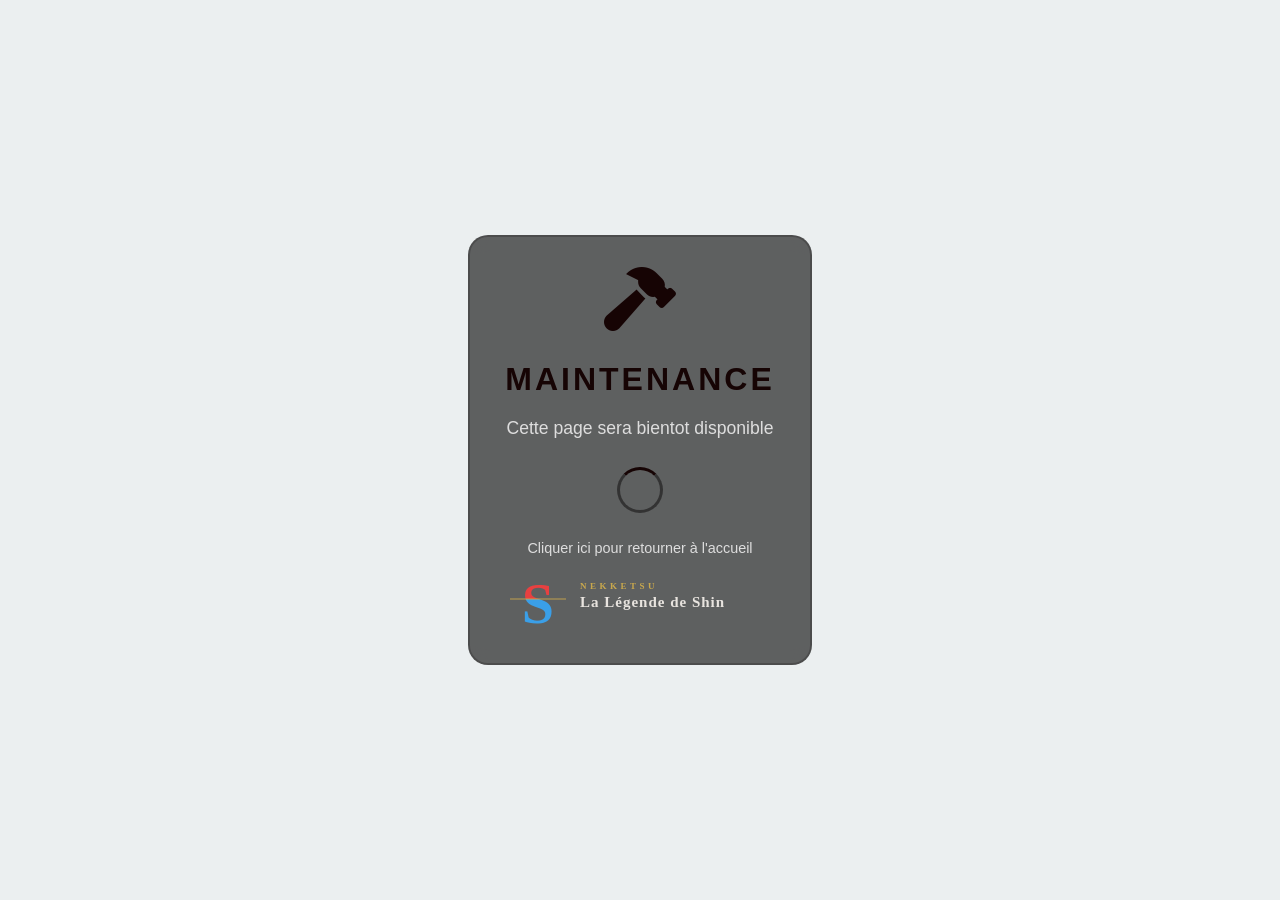
<file: personnages.html>
<!DOCTYPE html>
<html lang="fr">
<head>
    <meta charset="UTF-8">
    <meta name="viewport" content="width=device-width, initial-scale=1.0">
    <title>Personnage de la legende de Shin</title>
    <link rel="stylesheet" href="https://cdnjs.cloudflare.com/ajax/libs/font-awesome/6.0.0/css/all.min.css">
    <style>
        :root {
            --primary: #ebeff0;
            --secondary: #160404; 
            --text: #ffffff;
            --wa-green: #25d366;
        }

        body, html {
            margin: 0;
            padding: 0;
            width: 100%;
            height: 100%;
            font-family: 'Arial', sans-serif;
            background-color: var(--primary);
            color: var(--text);
            display: flex;
            align-items: center;
            justify-content: center;
            overflow: hidden;
        }

        .bg-overlay {
            position: fixed;
            top: 0;
            left: 0;
            width: 100%;
            height: 100%;
            background: linear-gradient(rgba(0,0,0,0.8), rgba(0,0,0,0.9)), 
                        url('https://images.unsplash.com/photo-1542751371-adc38448a05e?q=80&w=2070');
            background-size: cover;
            background-position: center;
            z-index: -1;
        }

        .container {
            text-align: center;
            padding: 30px;
            max-width: 500px;
            border: 2px solid rgba(5, 2, 1, 0.2);
            border-radius: 20px;
            background: rgba(0, 0, 0, 0.6);
            backdrop-filter: blur(10px);
        }

        .logo-box i {
            color: var(--secondary);
            margin-bottom: 20px;
            animation: pulse 2s infinite;
        }

        @keyframes pulse {
            0% { transform: scale(1); opacity: 1; }
            50% { transform: scale(1.1); opacity: 0.7; }
            100% { transform: scale(1); opacity: 1; }
        }

        h1 {
            font-size: 2em;
            letter-spacing: 3px;
            margin: 10px 0;
            text-transform: uppercase;
            color: var(--secondary);
        }

        p {
            font-size: 1.1em;
            color: #ddd;
            line-height: 1.5;
        }

        .loader {
            border: 3px solid #333;
            border-top: 3px solid var(--secondary);
            border-radius: 50%;
            width: 40px;
            height: 40px;
            animation: spin 1s linear infinite;
            margin: 25px auto;
        }

        @keyframes spin {
            0% { transform: rotate(0deg); }
            100% { transform: rotate(360deg); }
        }

        .btn-wa {
            display: inline-block;
            background-color: var(--wa-green);
            color: white;
            padding: 15px 35px;
            text-decoration: none;
            border-radius: 50px;
            font-weight: bold;
            transition: 0.3s ease;
            box-shadow: 0 5px 15px rgba(37, 211, 102, 0.2);
            margin-top: 15px;
        }

        .btn-wa:hover {
            transform: translateY(-3px);
            box-shadow: 0 8px 20px rgba(37, 211, 102, 0.4);
        }

        .footer-text {
            position: absolute;
            bottom: 20px;
            font-size: 0.7em;
            color: #555;
            text-transform: uppercase;
        }
    </style>
</head>
<body>

    <div class="bg-overlay"></div>

    <div class="container">
        <div class="logo-box">
            <i class="fas fa-hammer fa-4x"></i>
        </div>
        
        <h1>Maintenance</h1>
        <p>
            Cette page sera bientot disponible
        </p>

        <div class="loader"></div>

        <p style="font-size: 0.9em; margin-bottom: 10px;">Cliquer ici pour retourner à l'accueil</p>
        
        <a href="index.html">
                <img src="Logo/logo-nav.svg" alt="Nekketsu La Légende de Shin">
            </a>
        </a>
    </div>

    
</body>
</html>
</file>
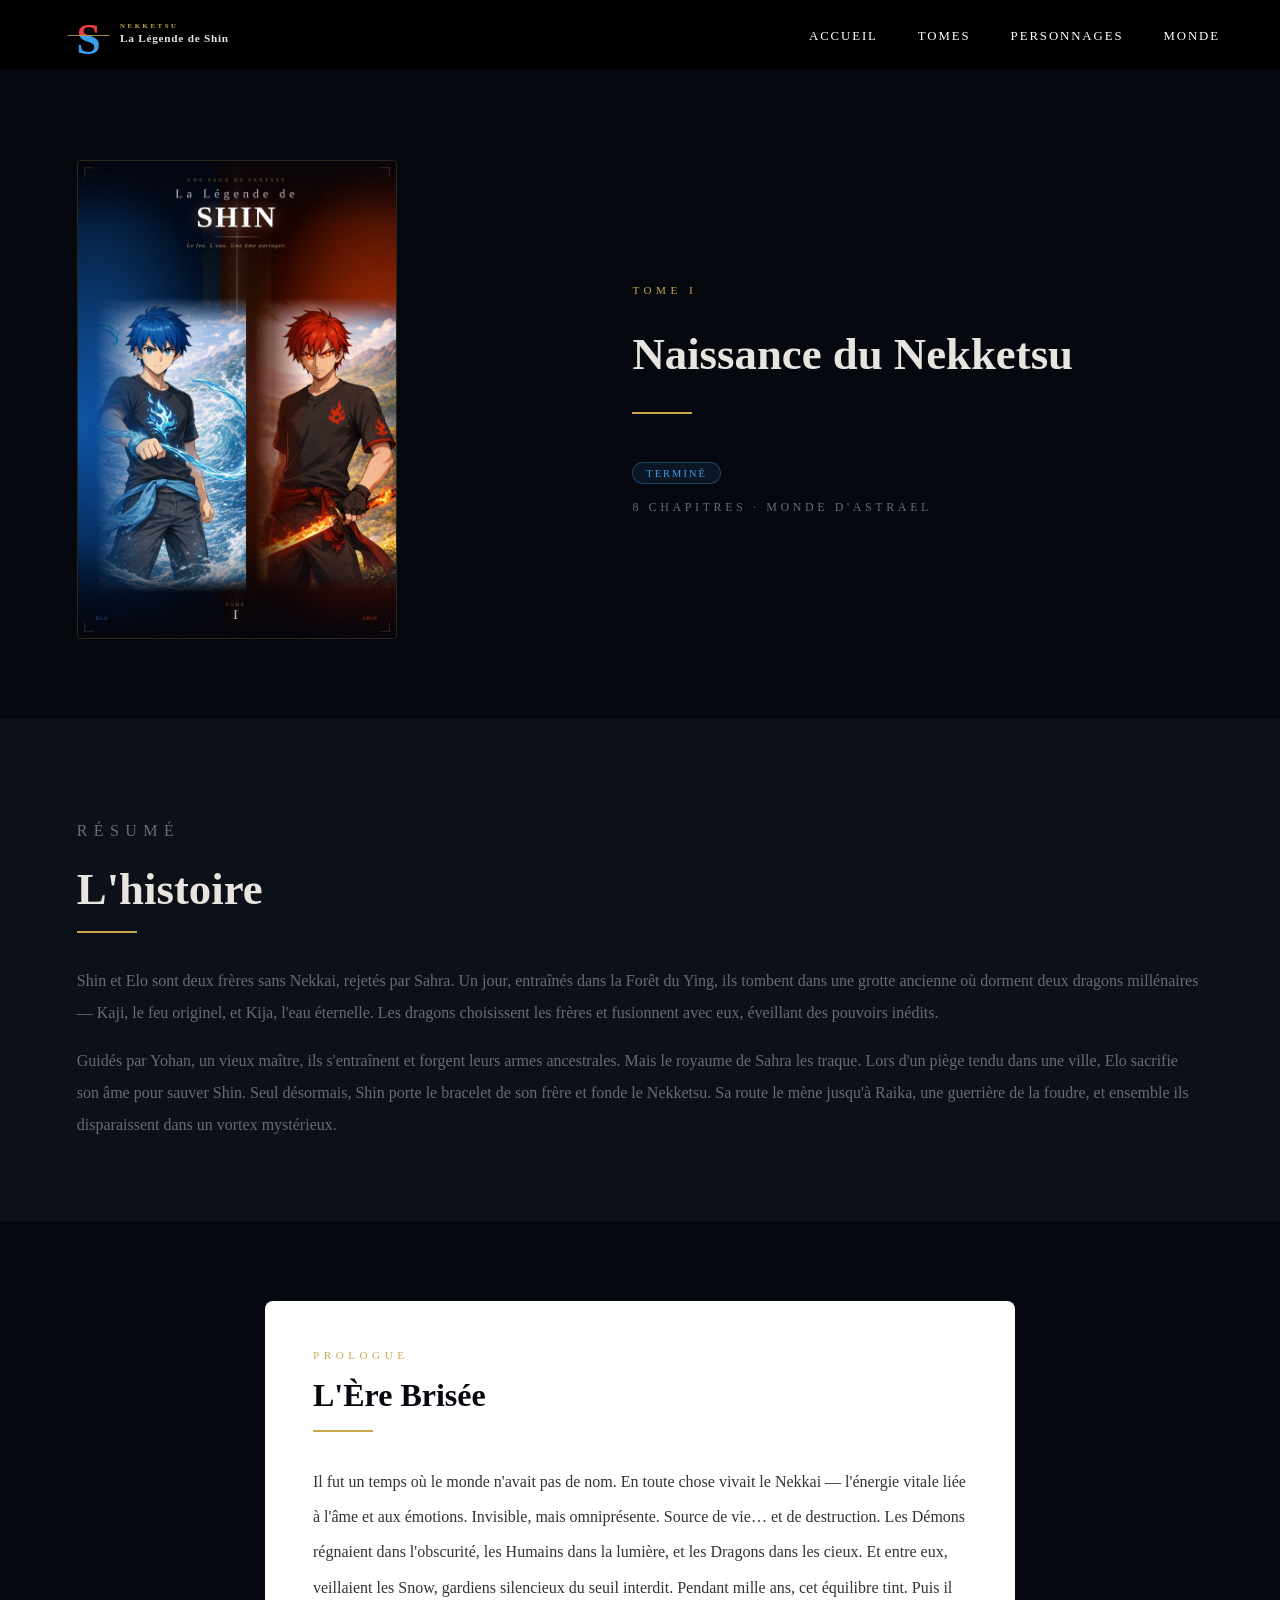
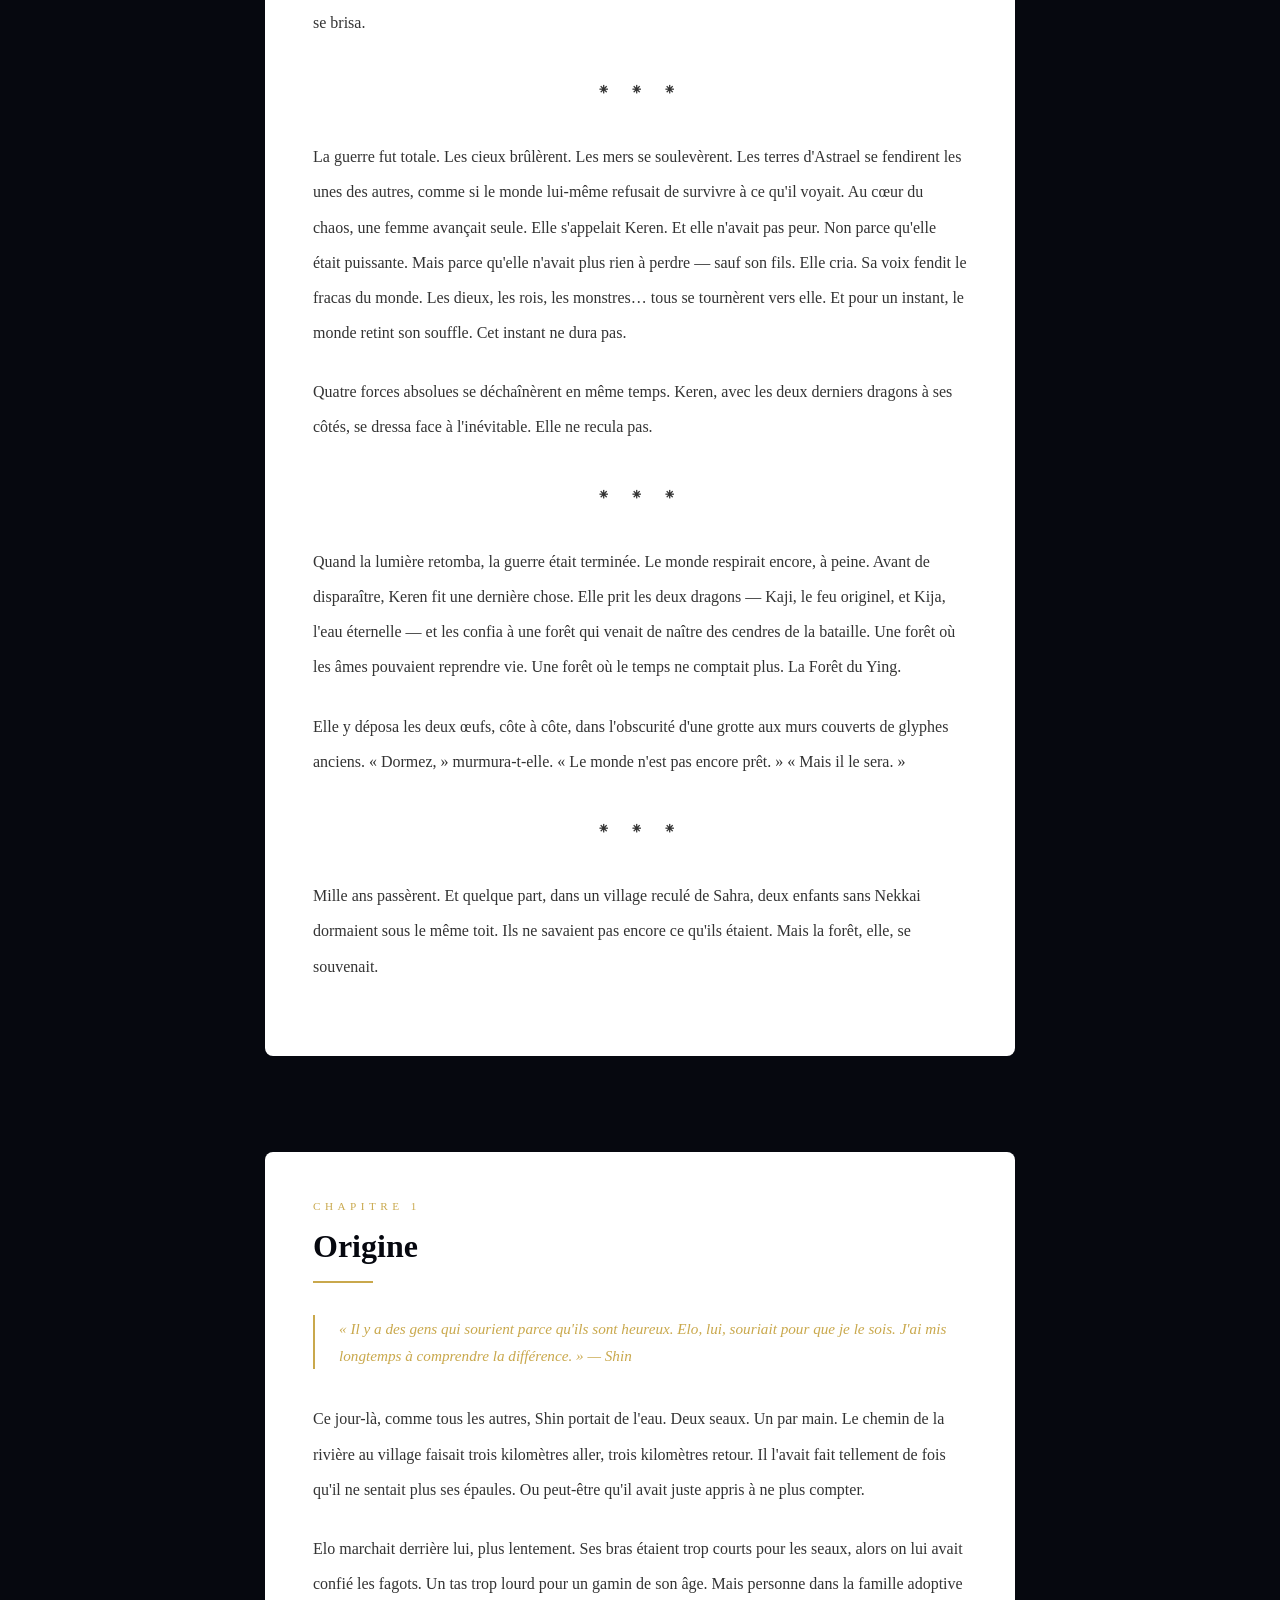
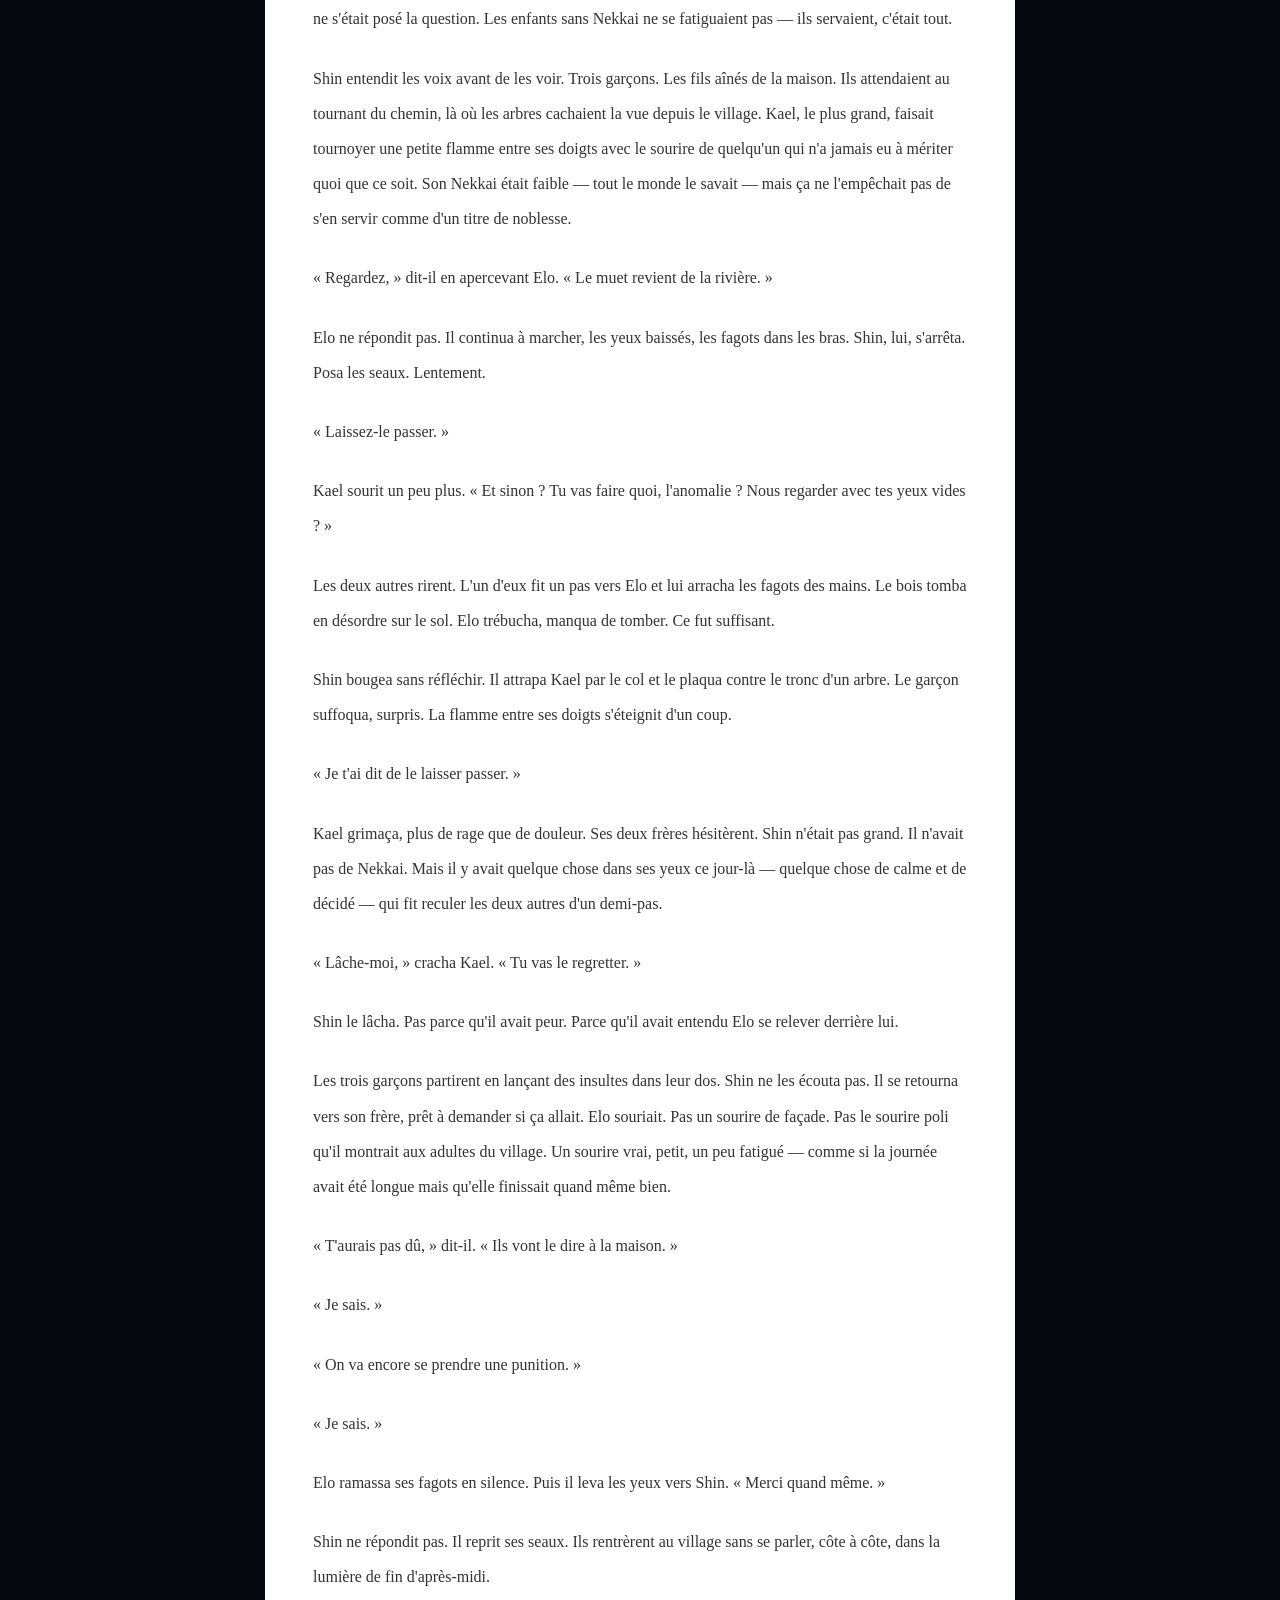
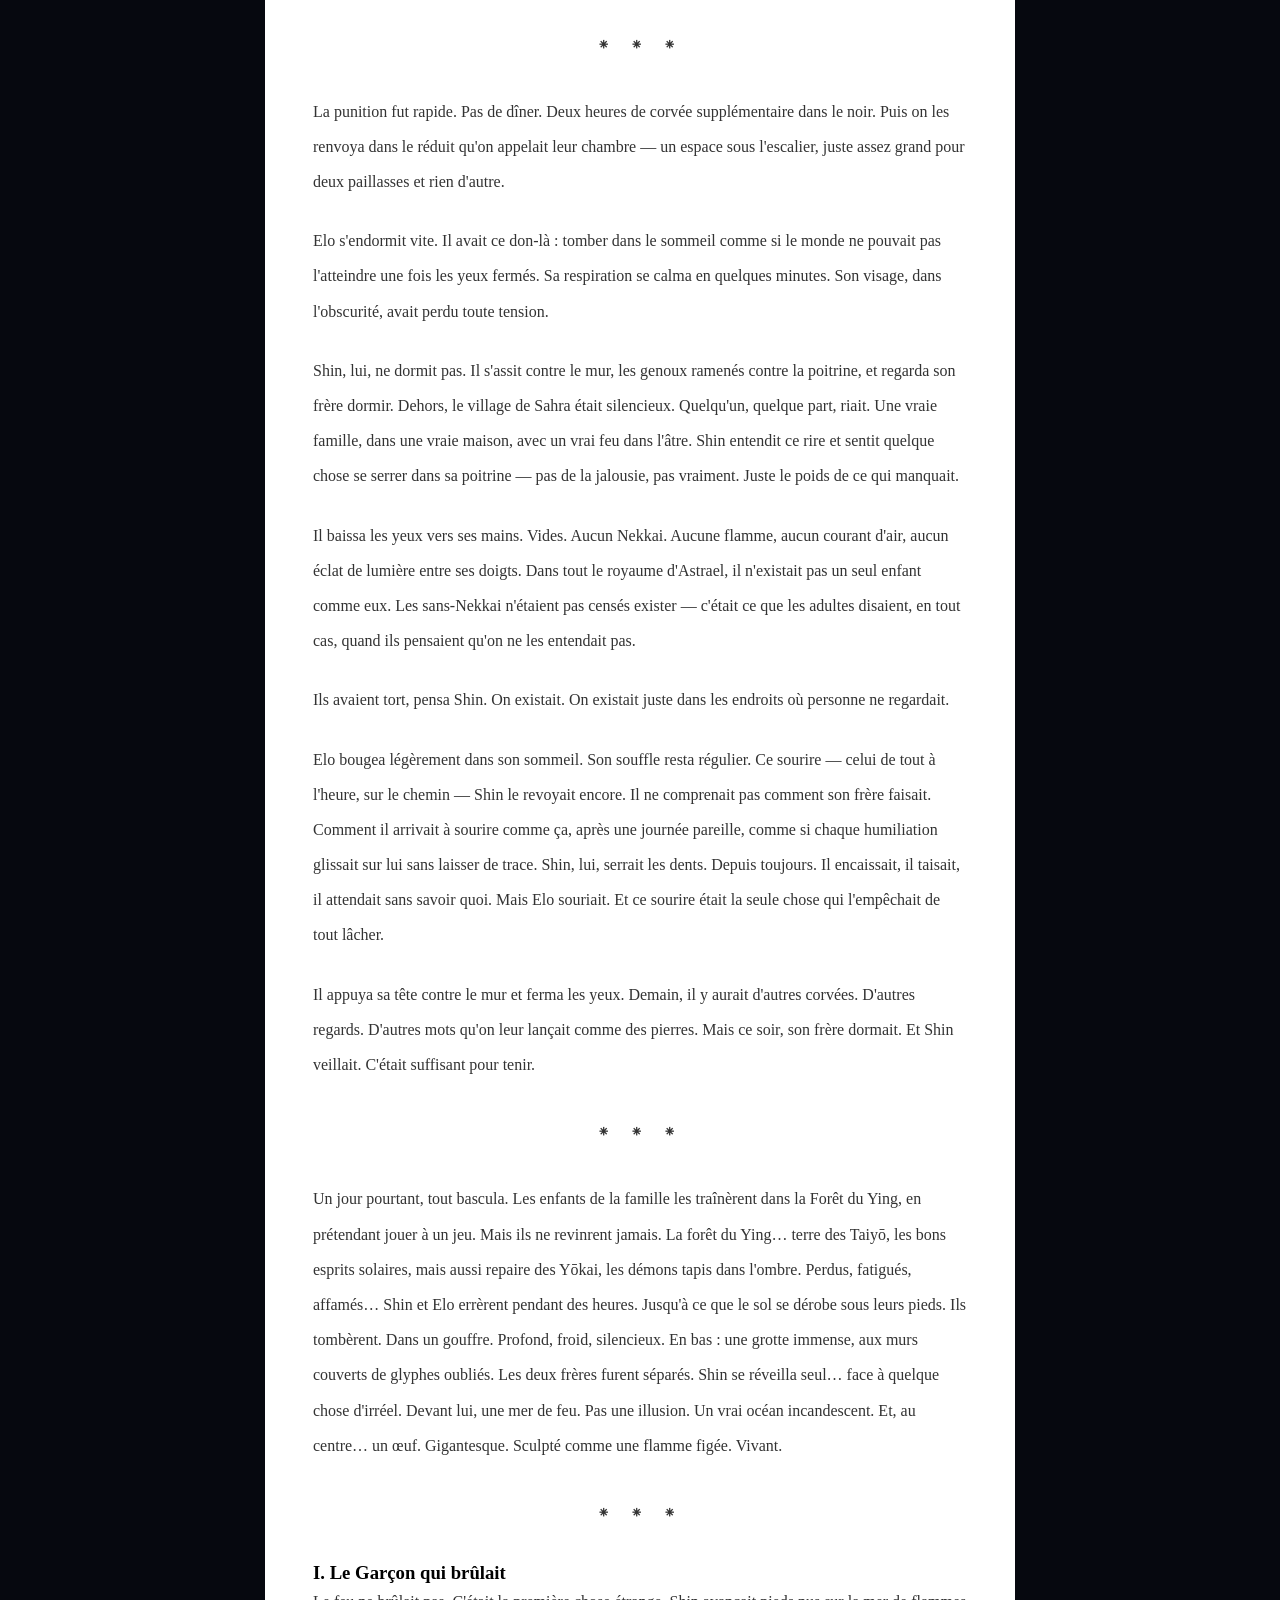
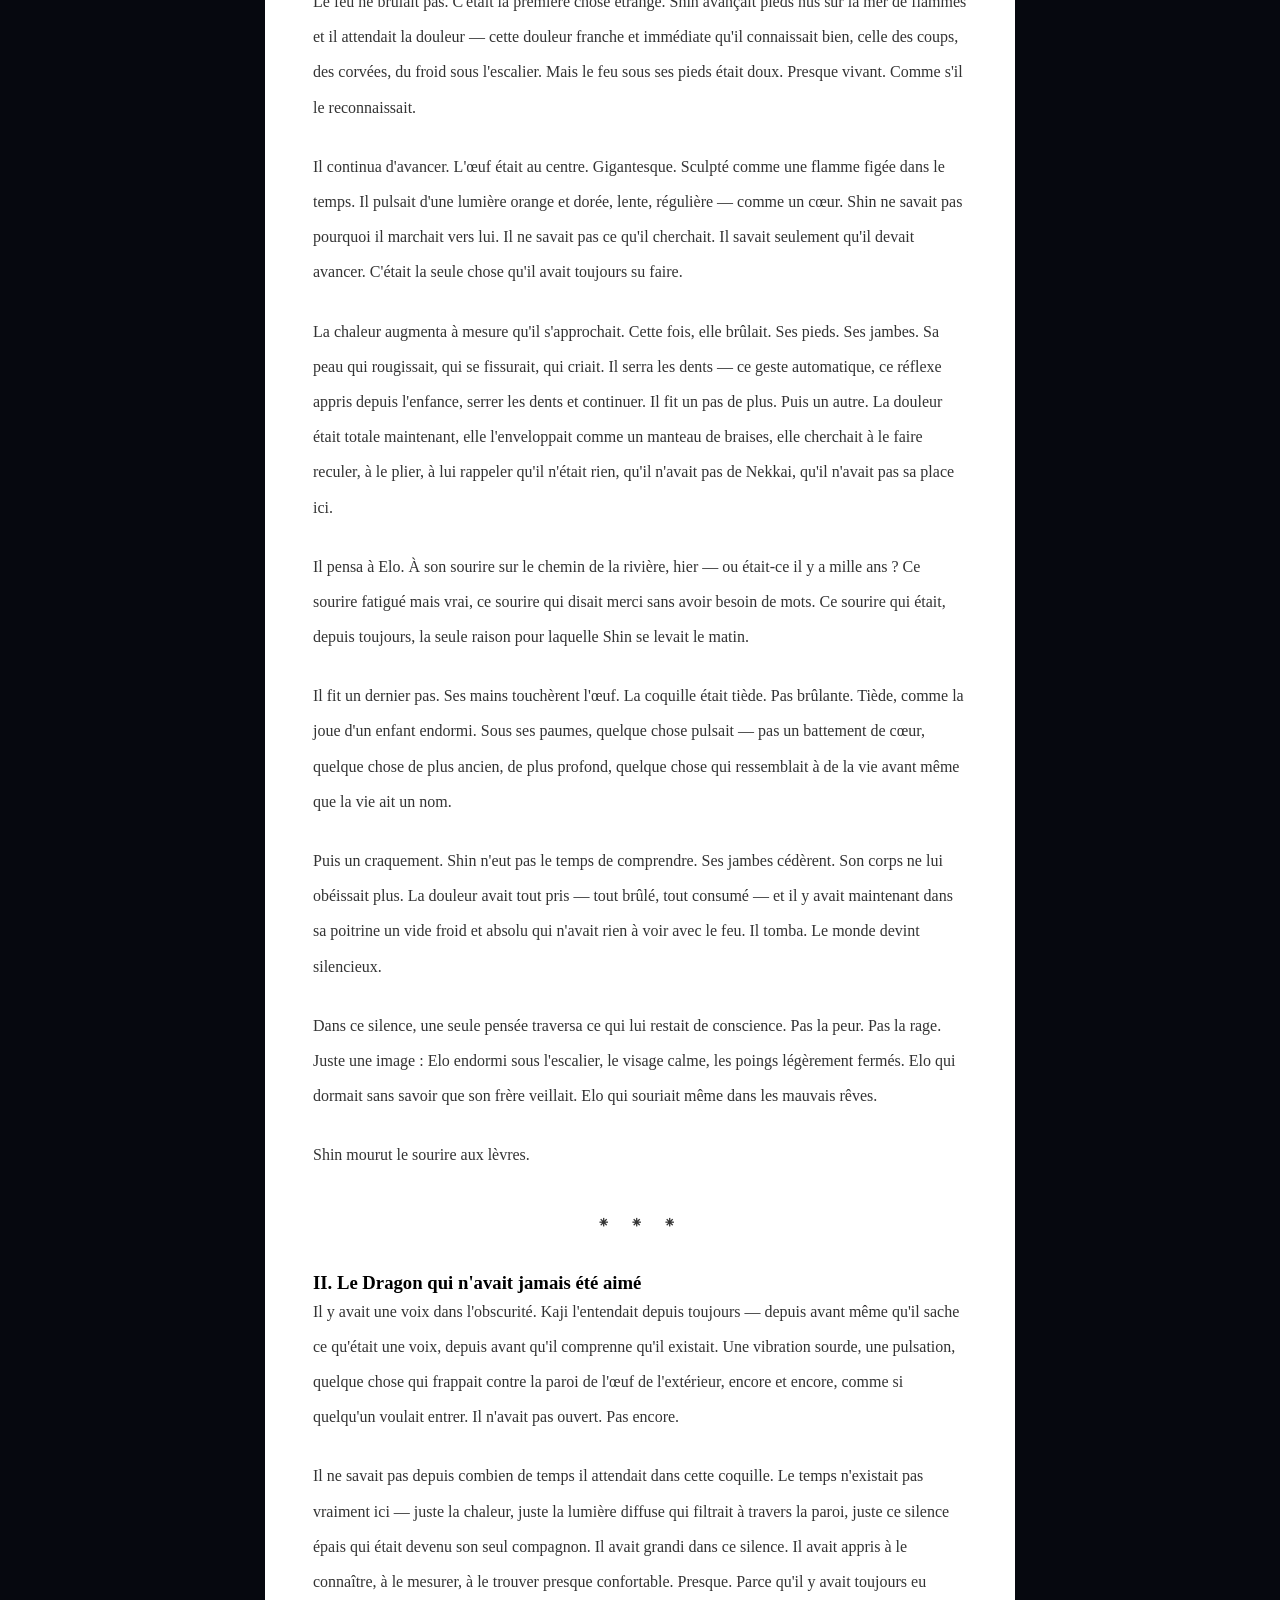
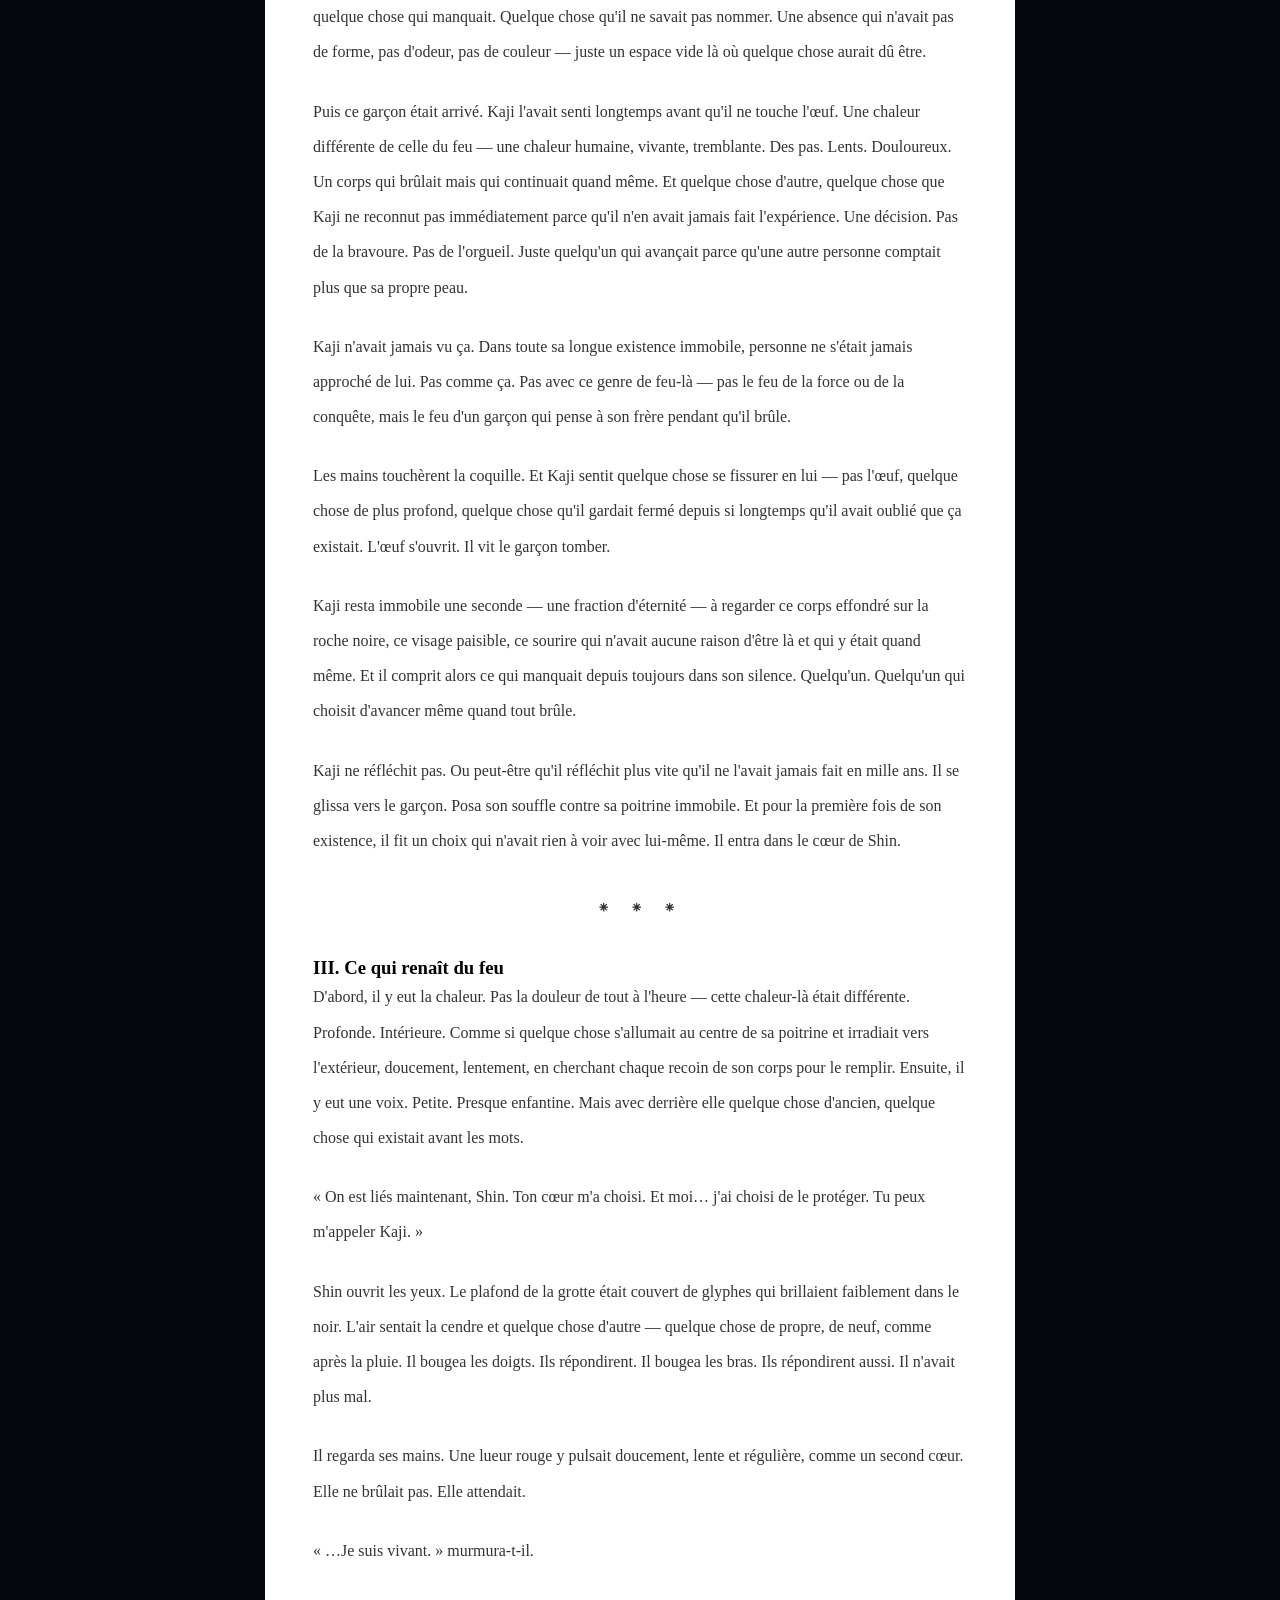
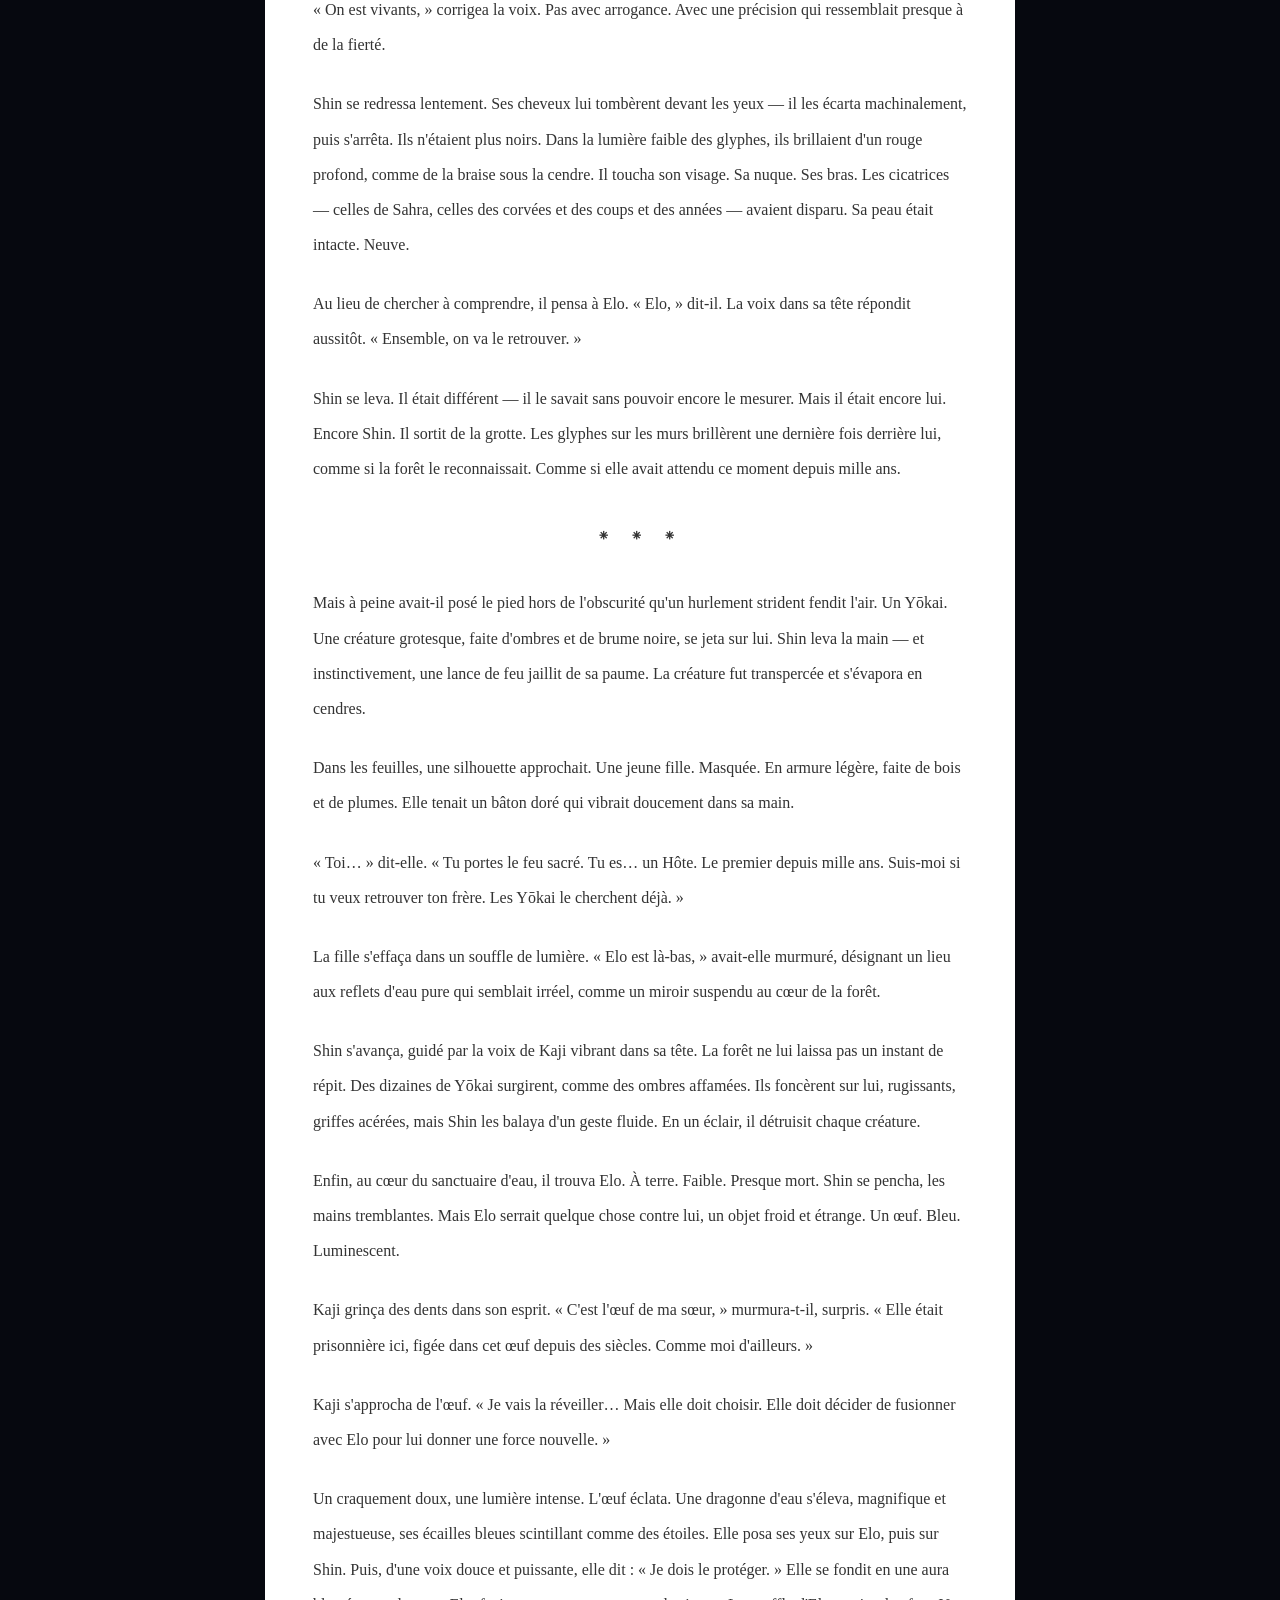
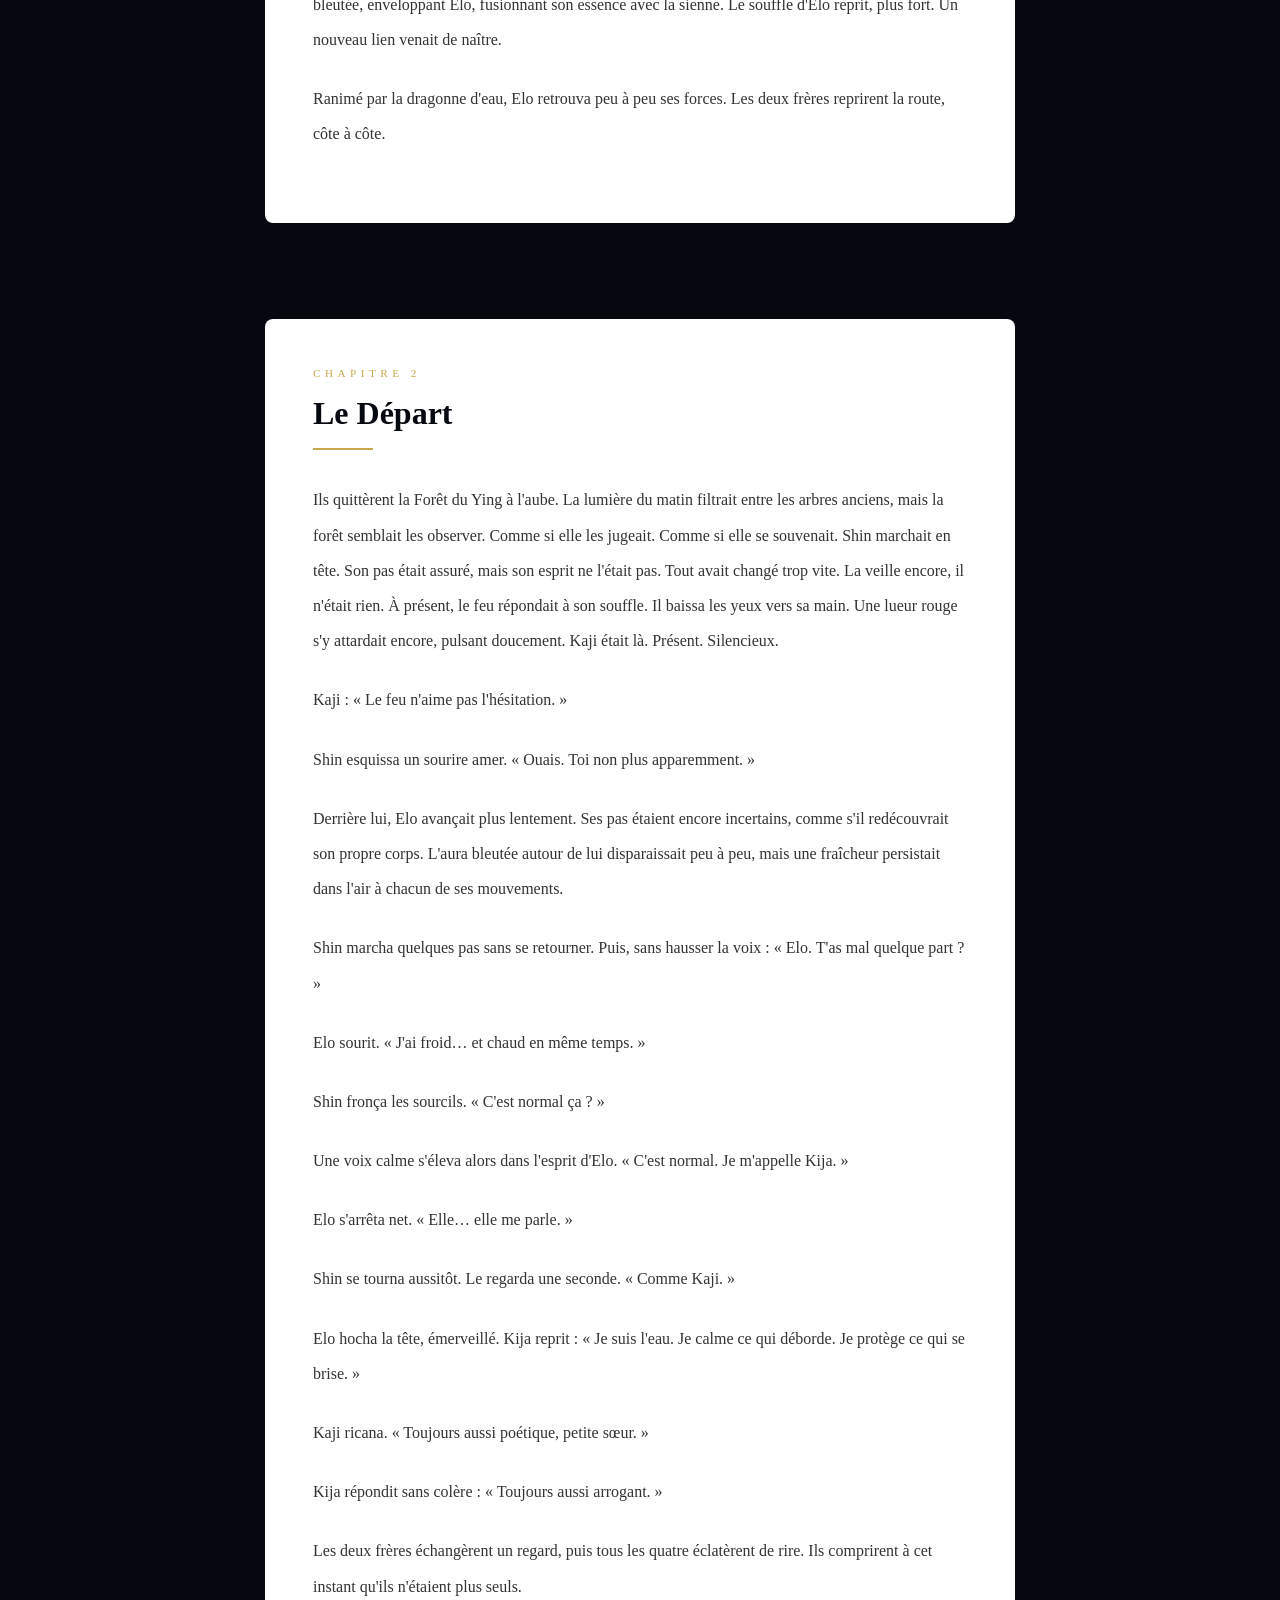
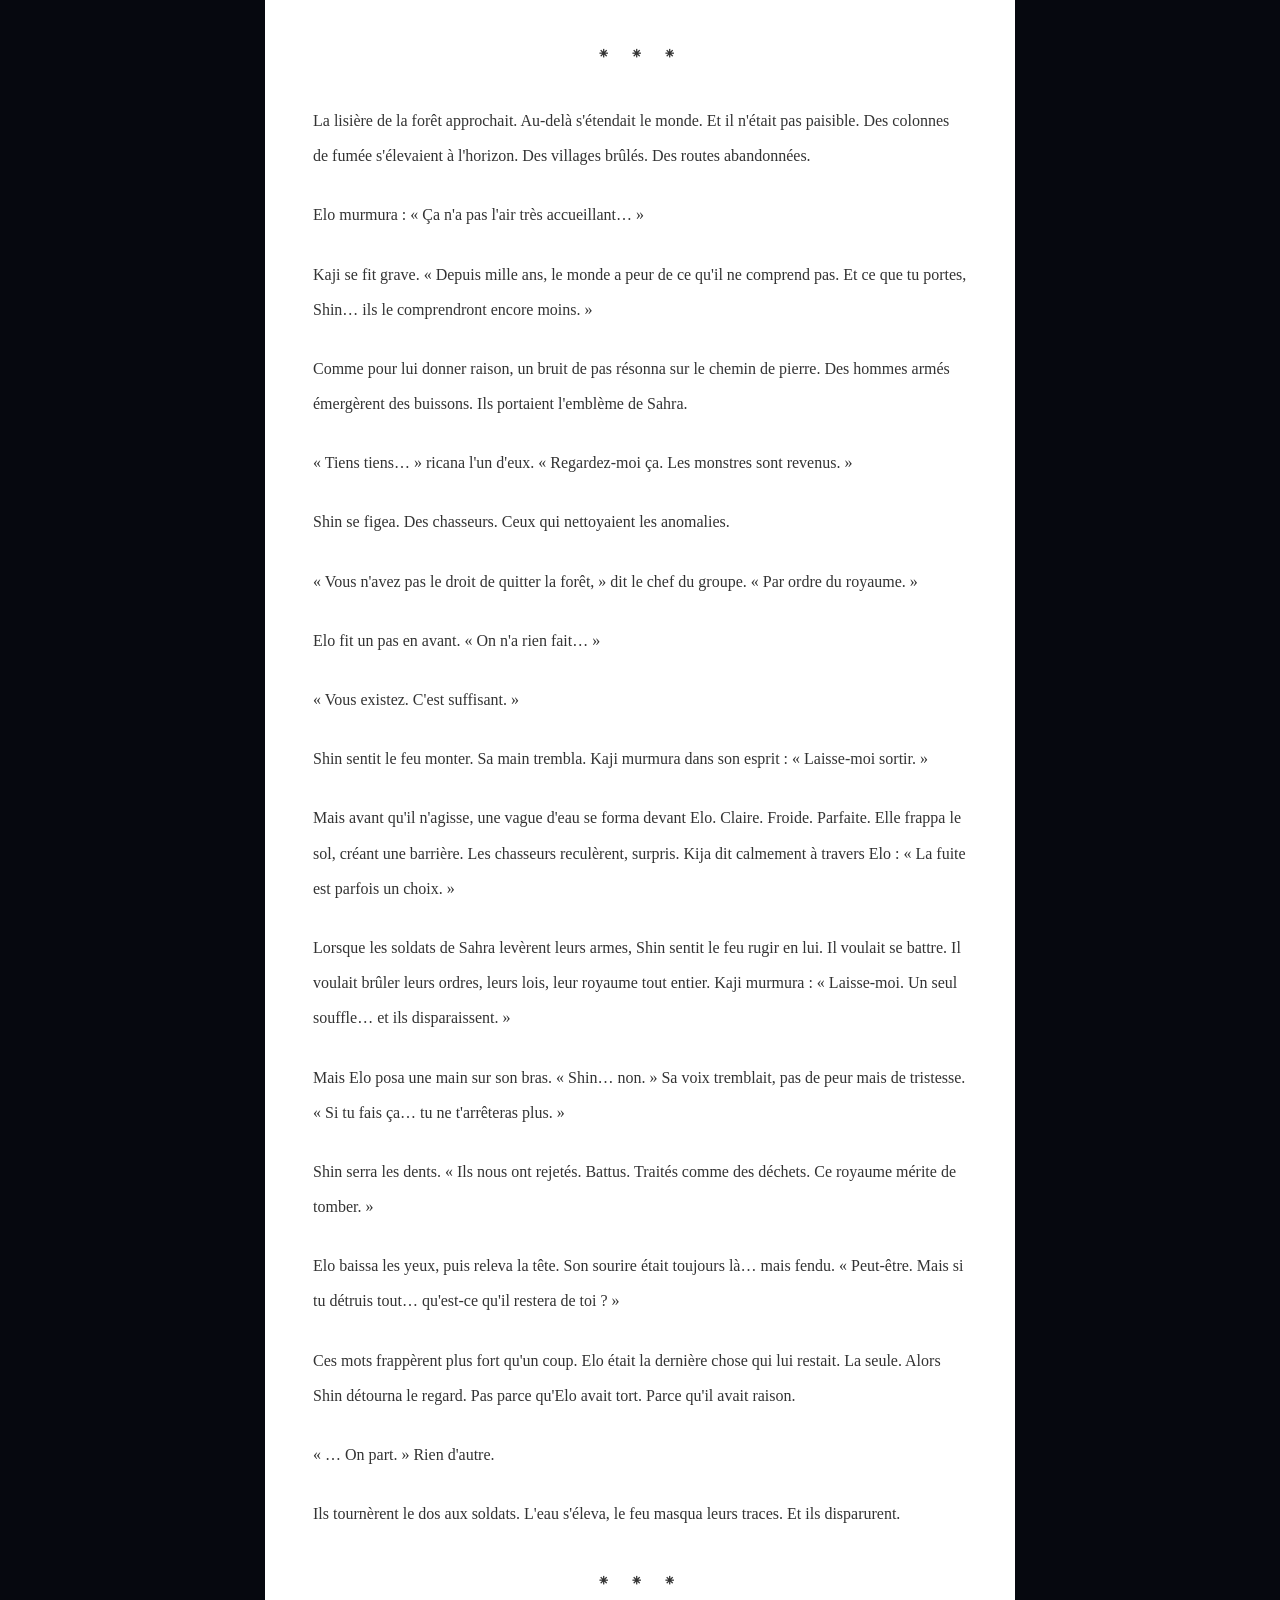
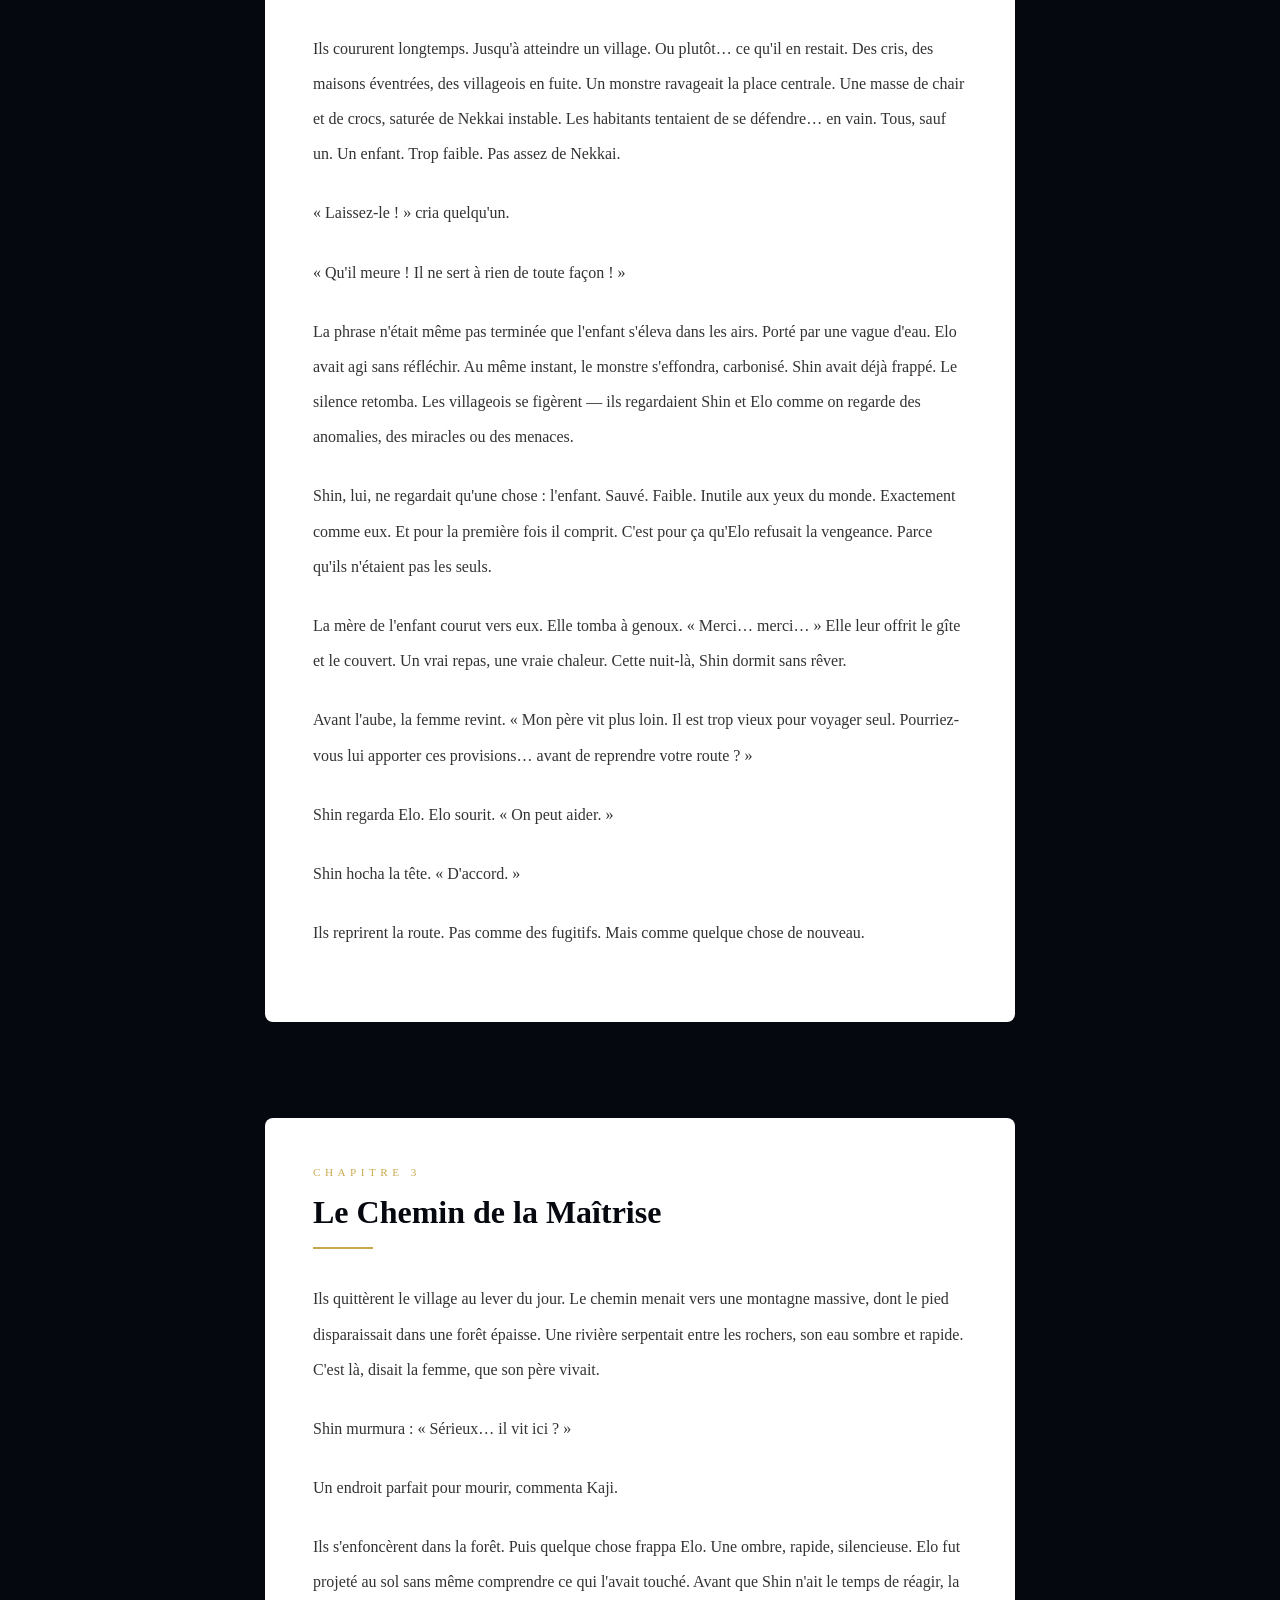
<file: tome1.html>
<!DOCTYPE html>
<html lang="fr">
<head>
    <meta charset="UTF-8">
    <meta name="viewport" content="width=device-width, initial-scale=1.0">
    <title>Tome I — La Légende de Shin</title>
    <link rel="icon" type="image/svg+xml" href="Logo/favicon.svg">
    <link rel="stylesheet" href="css/styles.css">
</head>
<body>

    <header class="Beta">
        <nav class="Gamma">
                            <img src="Logo/logo-nav.svg" alt="Nekketsu La Légende de Shin">
            </a>
            <ul>
                <li><a href="index.html">Accueil</a></li>
                <li><a href="tomes.html">Tomes</a></li>
                <li><a href="personnages.html">Personnages</a></li>
                <li><a href="index.html#monde">Monde</a></li>
            </ul>
        </nav>
    </header>

    <!-- Hero du tome -->
    <section class="tome-page-hero">
        <img src="Tomes/couverture_tome1.jpeg" alt="Couverture Tome I" class="tome-page-cover">
        <div class="tome-page-info">
            <span class="section-label">Tome I</span>
            <h1 class="section-title">Naissance du Nekketsu</h1>
            <div class="divider"></div>
            <span class="status status-done">Terminé</span>
            <p class="tome-page-sub">8 chapitres · Monde d'Astrael</p>
        </div>
    </section>

    <!-- Résumé général -->
    <section class="tome-resume">
        <p class="section-label">Résumé</p>
        <h2 class="section-title">L'histoire</h2>
        <div class="divider"></div>
        <p>Shin et Elo sont deux frères sans Nekkai, rejetés par Sahra. Un jour,
        entraînés dans la Forêt du Ying, ils tombent dans une grotte ancienne où
        dorment deux dragons millénaires — Kaji, le feu originel, et Kija, l'eau
        éternelle. Les dragons choisissent les frères et fusionnent avec eux,
        éveillant des pouvoirs inédits.</p>
        <p>Guidés par Yohan, un vieux maître, ils s'entraînent et forgent leurs
        armes ancestrales. Mais le royaume de Sahra les traque. Lors d'un piège
        tendu dans une ville, Elo sacrifie son âme pour sauver Shin. Seul désormais,
        Shin porte le bracelet de son frère et fonde le Nekketsu. Sa route le mène
        jusqu'à Raika, une guerrière de la foudre, et ensemble ils disparaissent
        dans un vortex mystérieux.</p>
    </section>

    <!-- Contenu complet -->
    <section class="tome-contenu">

        <!-- Prologue -->
        <div class="chapitre-complet" id="prologue">
            <p class="section-label">Prologue</p>
            <h2 class="chapitre-titre">L'Ère Brisée</h2>
            <div class="divider"></div>
            <div class="chapitre-texte">
                <p>Il fut un temps où le monde n'avait pas de nom. En toute chose vivait le Nekkai — l'énergie vitale liée à l'âme et aux émotions. Invisible, mais omniprésente. Source de vie… et de destruction. Les Démons régnaient dans l'obscurité, les Humains dans la lumière, et les Dragons dans les cieux. Et entre eux, veillaient les Snow, gardiens silencieux du seuil interdit. Pendant mille ans, cet équilibre tint. Puis il se brisa.</p>
                <p class="separateur">⁕ ⁕ ⁕</p>
                <p>La guerre fut totale. Les cieux brûlèrent. Les mers se soulevèrent. Les terres d'Astrael se fendirent les unes des autres, comme si le monde lui-même refusait de survivre à ce qu'il voyait. Au cœur du chaos, une femme avançait seule. Elle s'appelait Keren. Et elle n'avait pas peur. Non parce qu'elle était puissante. Mais parce qu'elle n'avait plus rien à perdre — sauf son fils. Elle cria. Sa voix fendit le fracas du monde. Les dieux, les rois, les monstres… tous se tournèrent vers elle. Et pour un instant, le monde retint son souffle. Cet instant ne dura pas.</p>
                <p>Quatre forces absolues se déchaînèrent en même temps. Keren, avec les deux derniers dragons à ses côtés, se dressa face à l'inévitable. Elle ne recula pas.</p>
                <p class="separateur">⁕ ⁕ ⁕</p>
                <p>Quand la lumière retomba, la guerre était terminée. Le monde respirait encore, à peine. Avant de disparaître, Keren fit une dernière chose. Elle prit les deux dragons — Kaji, le feu originel, et Kija, l'eau éternelle — et les confia à une forêt qui venait de naître des cendres de la bataille. Une forêt où les âmes pouvaient reprendre vie. Une forêt où le temps ne comptait plus. La Forêt du Ying.</p>
                <p>Elle y déposa les deux œufs, côte à côte, dans l'obscurité d'une grotte aux murs couverts de glyphes anciens. « Dormez, » murmura-t-elle. « Le monde n'est pas encore prêt. » « Mais il le sera. »</p>
                <p class="separateur">⁕ ⁕ ⁕</p>
                <p>Mille ans passèrent. Et quelque part, dans un village reculé de Sahra, deux enfants sans Nekkai dormaient sous le même toit. Ils ne savaient pas encore ce qu'ils étaient. Mais la forêt, elle, se souvenait.</p>
            </div>
        </div>

        <!-- Chapitre 1 -->
        <div class="chapitre-complet" id="chapitre-1">
            <p class="section-label">Chapitre 1</p>
            <h2 class="chapitre-titre">Origine</h2>
            <div class="divider"></div>
            <blockquote class="chapitre-citation">
                « Il y a des gens qui sourient parce qu'ils sont heureux. Elo, lui, souriait pour que je le sois. J'ai mis longtemps à comprendre la différence. » — Shin
            </blockquote>
            <div class="chapitre-texte">
                <p>Ce jour-là, comme tous les autres, Shin portait de l'eau. Deux seaux. Un par main. Le chemin de la rivière au village faisait trois kilomètres aller, trois kilomètres retour. Il l'avait fait tellement de fois qu'il ne sentait plus ses épaules. Ou peut-être qu'il avait juste appris à ne plus compter.</p>
                <p>Elo marchait derrière lui, plus lentement. Ses bras étaient trop courts pour les seaux, alors on lui avait confié les fagots. Un tas trop lourd pour un gamin de son âge. Mais personne dans la famille adoptive ne s'était posé la question. Les enfants sans Nekkai ne se fatiguaient pas — ils servaient, c'était tout.</p>
                <p>Shin entendit les voix avant de les voir. Trois garçons. Les fils aînés de la maison. Ils attendaient au tournant du chemin, là où les arbres cachaient la vue depuis le village. Kael, le plus grand, faisait tournoyer une petite flamme entre ses doigts avec le sourire de quelqu'un qui n'a jamais eu à mériter quoi que ce soit. Son Nekkai était faible — tout le monde le savait — mais ça ne l'empêchait pas de s'en servir comme d'un titre de noblesse.</p>
                <p>« Regardez, » dit-il en apercevant Elo. « Le muet revient de la rivière. »</p>
                <p>Elo ne répondit pas. Il continua à marcher, les yeux baissés, les fagots dans les bras. Shin, lui, s'arrêta. Posa les seaux. Lentement.</p>
                <p>« Laissez-le passer. »</p>
                <p>Kael sourit un peu plus. « Et sinon ? Tu vas faire quoi, l'anomalie ? Nous regarder avec tes yeux vides ? »</p>
                <p>Les deux autres rirent. L'un d'eux fit un pas vers Elo et lui arracha les fagots des mains. Le bois tomba en désordre sur le sol. Elo trébucha, manqua de tomber. Ce fut suffisant.</p>
                <p>Shin bougea sans réfléchir. Il attrapa Kael par le col et le plaqua contre le tronc d'un arbre. Le garçon suffoqua, surpris. La flamme entre ses doigts s'éteignit d'un coup.</p>
                <p>« Je t'ai dit de le laisser passer. »</p>
                <p>Kael grimaça, plus de rage que de douleur. Ses deux frères hésitèrent. Shin n'était pas grand. Il n'avait pas de Nekkai. Mais il y avait quelque chose dans ses yeux ce jour-là — quelque chose de calme et de décidé — qui fit reculer les deux autres d'un demi-pas.</p>
                <p>« Lâche-moi, » cracha Kael. « Tu vas le regretter. »</p>
                <p>Shin le lâcha. Pas parce qu'il avait peur. Parce qu'il avait entendu Elo se relever derrière lui.</p>
                <p>Les trois garçons partirent en lançant des insultes dans leur dos. Shin ne les écouta pas. Il se retourna vers son frère, prêt à demander si ça allait. Elo souriait. Pas un sourire de façade. Pas le sourire poli qu'il montrait aux adultes du village. Un sourire vrai, petit, un peu fatigué — comme si la journée avait été longue mais qu'elle finissait quand même bien.</p>
                <p>« T'aurais pas dû, » dit-il. « Ils vont le dire à la maison. »</p>
                <p>« Je sais. »</p>
                <p>« On va encore se prendre une punition. »</p>
                <p>« Je sais. »</p>
                <p>Elo ramassa ses fagots en silence. Puis il leva les yeux vers Shin. « Merci quand même. »</p>
                <p>Shin ne répondit pas. Il reprit ses seaux. Ils rentrèrent au village sans se parler, côte à côte, dans la lumière de fin d'après-midi.</p>
                <p class="separateur">⁕ ⁕ ⁕</p>
                <p>La punition fut rapide. Pas de dîner. Deux heures de corvée supplémentaire dans le noir. Puis on les renvoya dans le réduit qu'on appelait leur chambre — un espace sous l'escalier, juste assez grand pour deux paillasses et rien d'autre.</p>
                <p>Elo s'endormit vite. Il avait ce don-là : tomber dans le sommeil comme si le monde ne pouvait pas l'atteindre une fois les yeux fermés. Sa respiration se calma en quelques minutes. Son visage, dans l'obscurité, avait perdu toute tension.</p>
                <p>Shin, lui, ne dormit pas. Il s'assit contre le mur, les genoux ramenés contre la poitrine, et regarda son frère dormir. Dehors, le village de Sahra était silencieux. Quelqu'un, quelque part, riait. Une vraie famille, dans une vraie maison, avec un vrai feu dans l'âtre. Shin entendit ce rire et sentit quelque chose se serrer dans sa poitrine — pas de la jalousie, pas vraiment. Juste le poids de ce qui manquait.</p>
                <p>Il baissa les yeux vers ses mains. Vides. Aucun Nekkai. Aucune flamme, aucun courant d'air, aucun éclat de lumière entre ses doigts. Dans tout le royaume d'Astrael, il n'existait pas un seul enfant comme eux. Les sans-Nekkai n'étaient pas censés exister — c'était ce que les adultes disaient, en tout cas, quand ils pensaient qu'on ne les entendait pas.</p>
                <p>Ils avaient tort, pensa Shin. On existait. On existait juste dans les endroits où personne ne regardait.</p>
                <p>Elo bougea légèrement dans son sommeil. Son souffle resta régulier. Ce sourire — celui de tout à l'heure, sur le chemin — Shin le revoyait encore. Il ne comprenait pas comment son frère faisait. Comment il arrivait à sourire comme ça, après une journée pareille, comme si chaque humiliation glissait sur lui sans laisser de trace. Shin, lui, serrait les dents. Depuis toujours. Il encaissait, il taisait, il attendait sans savoir quoi. Mais Elo souriait. Et ce sourire était la seule chose qui l'empêchait de tout lâcher.</p>
                <p>Il appuya sa tête contre le mur et ferma les yeux. Demain, il y aurait d'autres corvées. D'autres regards. D'autres mots qu'on leur lançait comme des pierres. Mais ce soir, son frère dormait. Et Shin veillait. C'était suffisant pour tenir.</p>
                <p class="separateur">⁕ ⁕ ⁕</p>
                <p>Un jour pourtant, tout bascula. Les enfants de la famille les traînèrent dans la Forêt du Ying, en prétendant jouer à un jeu. Mais ils ne revinrent jamais. La forêt du Ying… terre des Taiyō, les bons esprits solaires, mais aussi repaire des Yōkai, les démons tapis dans l'ombre. Perdus, fatigués, affamés… Shin et Elo errèrent pendant des heures. Jusqu'à ce que le sol se dérobe sous leurs pieds. Ils tombèrent. Dans un gouffre. Profond, froid, silencieux. En bas : une grotte immense, aux murs couverts de glyphes oubliés. Les deux frères furent séparés. Shin se réveilla seul… face à quelque chose d'irréel. Devant lui, une mer de feu. Pas une illusion. Un vrai océan incandescent. Et, au centre… un œuf. Gigantesque. Sculpté comme une flamme figée. Vivant.</p>
                <p class="separateur">⁕ ⁕ ⁕</p>
                <h3 class="sous-titre">I. Le Garçon qui brûlait</h3>
                <p>Le feu ne brûlait pas. C'était la première chose étrange. Shin avançait pieds nus sur la mer de flammes et il attendait la douleur — cette douleur franche et immédiate qu'il connaissait bien, celle des coups, des corvées, du froid sous l'escalier. Mais le feu sous ses pieds était doux. Presque vivant. Comme s'il le reconnaissait.</p>
                <p>Il continua d'avancer. L'œuf était au centre. Gigantesque. Sculpté comme une flamme figée dans le temps. Il pulsait d'une lumière orange et dorée, lente, régulière — comme un cœur. Shin ne savait pas pourquoi il marchait vers lui. Il ne savait pas ce qu'il cherchait. Il savait seulement qu'il devait avancer. C'était la seule chose qu'il avait toujours su faire.</p>
                <p>La chaleur augmenta à mesure qu'il s'approchait. Cette fois, elle brûlait. Ses pieds. Ses jambes. Sa peau qui rougissait, qui se fissurait, qui criait. Il serra les dents — ce geste automatique, ce réflexe appris depuis l'enfance, serrer les dents et continuer. Il fit un pas de plus. Puis un autre. La douleur était totale maintenant, elle l'enveloppait comme un manteau de braises, elle cherchait à le faire reculer, à le plier, à lui rappeler qu'il n'était rien, qu'il n'avait pas de Nekkai, qu'il n'avait pas sa place ici.</p>
                <p>Il pensa à Elo. À son sourire sur le chemin de la rivière, hier — ou était-ce il y a mille ans ? Ce sourire fatigué mais vrai, ce sourire qui disait merci sans avoir besoin de mots. Ce sourire qui était, depuis toujours, la seule raison pour laquelle Shin se levait le matin.</p>
                <p>Il fit un dernier pas. Ses mains touchèrent l'œuf. La coquille était tiède. Pas brûlante. Tiède, comme la joue d'un enfant endormi. Sous ses paumes, quelque chose pulsait — pas un battement de cœur, quelque chose de plus ancien, de plus profond, quelque chose qui ressemblait à de la vie avant même que la vie ait un nom.</p>
                <p>Puis un craquement. Shin n'eut pas le temps de comprendre. Ses jambes cédèrent. Son corps ne lui obéissait plus. La douleur avait tout pris — tout brûlé, tout consumé — et il y avait maintenant dans sa poitrine un vide froid et absolu qui n'avait rien à voir avec le feu. Il tomba. Le monde devint silencieux.</p>
                <p>Dans ce silence, une seule pensée traversa ce qui lui restait de conscience. Pas la peur. Pas la rage. Juste une image : Elo endormi sous l'escalier, le visage calme, les poings légèrement fermés. Elo qui dormait sans savoir que son frère veillait. Elo qui souriait même dans les mauvais rêves.</p>
                <p>Shin mourut le sourire aux lèvres.</p>
                <p class="separateur">⁕ ⁕ ⁕</p>
                <h3 class="sous-titre">II. Le Dragon qui n'avait jamais été aimé</h3>
                <p>Il y avait une voix dans l'obscurité. Kaji l'entendait depuis toujours — depuis avant même qu'il sache ce qu'était une voix, depuis avant qu'il comprenne qu'il existait. Une vibration sourde, une pulsation, quelque chose qui frappait contre la paroi de l'œuf de l'extérieur, encore et encore, comme si quelqu'un voulait entrer. Il n'avait pas ouvert. Pas encore.</p>
                <p>Il ne savait pas depuis combien de temps il attendait dans cette coquille. Le temps n'existait pas vraiment ici — juste la chaleur, juste la lumière diffuse qui filtrait à travers la paroi, juste ce silence épais qui était devenu son seul compagnon. Il avait grandi dans ce silence. Il avait appris à le connaître, à le mesurer, à le trouver presque confortable. Presque. Parce qu'il y avait toujours eu quelque chose qui manquait. Quelque chose qu'il ne savait pas nommer. Une absence qui n'avait pas de forme, pas d'odeur, pas de couleur — juste un espace vide là où quelque chose aurait dû être.</p>
                <p>Puis ce garçon était arrivé. Kaji l'avait senti longtemps avant qu'il ne touche l'œuf. Une chaleur différente de celle du feu — une chaleur humaine, vivante, tremblante. Des pas. Lents. Douloureux. Un corps qui brûlait mais qui continuait quand même. Et quelque chose d'autre, quelque chose que Kaji ne reconnut pas immédiatement parce qu'il n'en avait jamais fait l'expérience. Une décision. Pas de la bravoure. Pas de l'orgueil. Juste quelqu'un qui avançait parce qu'une autre personne comptait plus que sa propre peau.</p>
                <p>Kaji n'avait jamais vu ça. Dans toute sa longue existence immobile, personne ne s'était jamais approché de lui. Pas comme ça. Pas avec ce genre de feu-là — pas le feu de la force ou de la conquête, mais le feu d'un garçon qui pense à son frère pendant qu'il brûle.</p>
                <p>Les mains touchèrent la coquille. Et Kaji sentit quelque chose se fissurer en lui — pas l'œuf, quelque chose de plus profond, quelque chose qu'il gardait fermé depuis si longtemps qu'il avait oublié que ça existait. L'œuf s'ouvrit. Il vit le garçon tomber.</p>
                <p>Kaji resta immobile une seconde — une fraction d'éternité — à regarder ce corps effondré sur la roche noire, ce visage paisible, ce sourire qui n'avait aucune raison d'être là et qui y était quand même. Et il comprit alors ce qui manquait depuis toujours dans son silence. Quelqu'un. Quelqu'un qui choisit d'avancer même quand tout brûle.</p>
                <p>Kaji ne réfléchit pas. Ou peut-être qu'il réfléchit plus vite qu'il ne l'avait jamais fait en mille ans. Il se glissa vers le garçon. Posa son souffle contre sa poitrine immobile. Et pour la première fois de son existence, il fit un choix qui n'avait rien à voir avec lui-même. Il entra dans le cœur de Shin.</p>
                <p class="separateur">⁕ ⁕ ⁕</p>
                <h3 class="sous-titre">III. Ce qui renaît du feu</h3>
                <p>D'abord, il y eut la chaleur. Pas la douleur de tout à l'heure — cette chaleur-là était différente. Profonde. Intérieure. Comme si quelque chose s'allumait au centre de sa poitrine et irradiait vers l'extérieur, doucement, lentement, en cherchant chaque recoin de son corps pour le remplir. Ensuite, il y eut une voix. Petite. Presque enfantine. Mais avec derrière elle quelque chose d'ancien, quelque chose qui existait avant les mots.</p>
                <p>« On est liés maintenant, Shin. Ton cœur m'a choisi. Et moi… j'ai choisi de le protéger. Tu peux m'appeler Kaji. »</p>
                <p>Shin ouvrit les yeux. Le plafond de la grotte était couvert de glyphes qui brillaient faiblement dans le noir. L'air sentait la cendre et quelque chose d'autre — quelque chose de propre, de neuf, comme après la pluie. Il bougea les doigts. Ils répondirent. Il bougea les bras. Ils répondirent aussi. Il n'avait plus mal.</p>
                <p>Il regarda ses mains. Une lueur rouge y pulsait doucement, lente et régulière, comme un second cœur. Elle ne brûlait pas. Elle attendait.</p>
                <p>« …Je suis vivant. » murmura-t-il.</p>
                <p>« On est vivants, » corrigea la voix. Pas avec arrogance. Avec une précision qui ressemblait presque à de la fierté.</p>
                <p>Shin se redressa lentement. Ses cheveux lui tombèrent devant les yeux — il les écarta machinalement, puis s'arrêta. Ils n'étaient plus noirs. Dans la lumière faible des glyphes, ils brillaient d'un rouge profond, comme de la braise sous la cendre. Il toucha son visage. Sa nuque. Ses bras. Les cicatrices — celles de Sahra, celles des corvées et des coups et des années — avaient disparu. Sa peau était intacte. Neuve.</p>
                <p>Au lieu de chercher à comprendre, il pensa à Elo. « Elo, » dit-il. La voix dans sa tête répondit aussitôt. « Ensemble, on va le retrouver. »</p>
                <p>Shin se leva. Il était différent — il le savait sans pouvoir encore le mesurer. Mais il était encore lui. Encore Shin. Il sortit de la grotte. Les glyphes sur les murs brillèrent une dernière fois derrière lui, comme si la forêt le reconnaissait. Comme si elle avait attendu ce moment depuis mille ans.</p>
                <p class="separateur">⁕ ⁕ ⁕</p>
                <p>Mais à peine avait-il posé le pied hors de l'obscurité qu'un hurlement strident fendit l'air. Un Yōkai. Une créature grotesque, faite d'ombres et de brume noire, se jeta sur lui. Shin leva la main — et instinctivement, une lance de feu jaillit de sa paume. La créature fut transpercée et s'évapora en cendres.</p>
                <p>Dans les feuilles, une silhouette approchait. Une jeune fille. Masquée. En armure légère, faite de bois et de plumes. Elle tenait un bâton doré qui vibrait doucement dans sa main.</p>
                <p>« Toi… » dit-elle. « Tu portes le feu sacré. Tu es… un Hôte. Le premier depuis mille ans. Suis-moi si tu veux retrouver ton frère. Les Yōkai le cherchent déjà. »</p>
                <p>La fille s'effaça dans un souffle de lumière. « Elo est là-bas, » avait-elle murmuré, désignant un lieu aux reflets d'eau pure qui semblait irréel, comme un miroir suspendu au cœur de la forêt.</p>
                <p>Shin s'avança, guidé par la voix de Kaji vibrant dans sa tête. La forêt ne lui laissa pas un instant de répit. Des dizaines de Yōkai surgirent, comme des ombres affamées. Ils foncèrent sur lui, rugissants, griffes acérées, mais Shin les balaya d'un geste fluide. En un éclair, il détruisit chaque créature.</p>
                <p>Enfin, au cœur du sanctuaire d'eau, il trouva Elo. À terre. Faible. Presque mort. Shin se pencha, les mains tremblantes. Mais Elo serrait quelque chose contre lui, un objet froid et étrange. Un œuf. Bleu. Luminescent.</p>
                <p>Kaji grinça des dents dans son esprit. « C'est l'œuf de ma sœur, » murmura-t-il, surpris. « Elle était prisonnière ici, figée dans cet œuf depuis des siècles. Comme moi d'ailleurs. »</p>
                <p>Kaji s'approcha de l'œuf. « Je vais la réveiller… Mais elle doit choisir. Elle doit décider de fusionner avec Elo pour lui donner une force nouvelle. »</p>
                <p>Un craquement doux, une lumière intense. L'œuf éclata. Une dragonne d'eau s'éleva, magnifique et majestueuse, ses écailles bleues scintillant comme des étoiles. Elle posa ses yeux sur Elo, puis sur Shin. Puis, d'une voix douce et puissante, elle dit : « Je dois le protéger. » Elle se fondit en une aura bleutée, enveloppant Elo, fusionnant son essence avec la sienne. Le souffle d'Elo reprit, plus fort. Un nouveau lien venait de naître.</p>
                <p>Ranimé par la dragonne d'eau, Elo retrouva peu à peu ses forces. Les deux frères reprirent la route, côte à côte.</p>
            </div>
        </div>

        <!-- Chapitre 2 -->
        <div class="chapitre-complet" id="chapitre-2">
            <p class="section-label">Chapitre 2</p>
            <h2 class="chapitre-titre">Le Départ</h2>
            <div class="divider"></div>
            <div class="chapitre-texte">
                <p>Ils quittèrent la Forêt du Ying à l'aube. La lumière du matin filtrait entre les arbres anciens, mais la forêt semblait les observer. Comme si elle les jugeait. Comme si elle se souvenait. Shin marchait en tête. Son pas était assuré, mais son esprit ne l'était pas. Tout avait changé trop vite. La veille encore, il n'était rien. À présent, le feu répondait à son souffle. Il baissa les yeux vers sa main. Une lueur rouge s'y attardait encore, pulsant doucement. Kaji était là. Présent. Silencieux.</p>
                <p>Kaji : « Le feu n'aime pas l'hésitation. »</p>
                <p>Shin esquissa un sourire amer. « Ouais. Toi non plus apparemment. »</p>
                <p>Derrière lui, Elo avançait plus lentement. Ses pas étaient encore incertains, comme s'il redécouvrait son propre corps. L'aura bleutée autour de lui disparaissait peu à peu, mais une fraîcheur persistait dans l'air à chacun de ses mouvements.</p>
                <p>Shin marcha quelques pas sans se retourner. Puis, sans hausser la voix : « Elo. T'as mal quelque part ? »</p>
                <p>Elo sourit. « J'ai froid… et chaud en même temps. »</p>
                <p>Shin fronça les sourcils. « C'est normal ça ? »</p>
                <p>Une voix calme s'éleva alors dans l'esprit d'Elo. « C'est normal. Je m'appelle Kija. »</p>
                <p>Elo s'arrêta net. « Elle… elle me parle. »</p>
                <p>Shin se tourna aussitôt. Le regarda une seconde. « Comme Kaji. »</p>
                <p>Elo hocha la tête, émerveillé. Kija reprit : « Je suis l'eau. Je calme ce qui déborde. Je protège ce qui se brise. »</p>
                <p>Kaji ricana. « Toujours aussi poétique, petite sœur. »</p>
                <p>Kija répondit sans colère : « Toujours aussi arrogant. »</p>
                <p>Les deux frères échangèrent un regard, puis tous les quatre éclatèrent de rire. Ils comprirent à cet instant qu'ils n'étaient plus seuls.</p>
                <p class="separateur">⁕ ⁕ ⁕</p>
                <p>La lisière de la forêt approchait. Au-delà s'étendait le monde. Et il n'était pas paisible. Des colonnes de fumée s'élevaient à l'horizon. Des villages brûlés. Des routes abandonnées.</p>
                <p>Elo murmura : « Ça n'a pas l'air très accueillant… »</p>
                <p>Kaji se fit grave. « Depuis mille ans, le monde a peur de ce qu'il ne comprend pas. Et ce que tu portes, Shin… ils le comprendront encore moins. »</p>
                <p>Comme pour lui donner raison, un bruit de pas résonna sur le chemin de pierre. Des hommes armés émergèrent des buissons. Ils portaient l'emblème de Sahra.</p>
                <p>« Tiens tiens… » ricana l'un d'eux. « Regardez-moi ça. Les monstres sont revenus. »</p>
                <p>Shin se figea. Des chasseurs. Ceux qui nettoyaient les anomalies.</p>
                <p>« Vous n'avez pas le droit de quitter la forêt, » dit le chef du groupe. « Par ordre du royaume. »</p>
                <p>Elo fit un pas en avant. « On n'a rien fait… »</p>
                <p>« Vous existez. C'est suffisant. »</p>
                <p>Shin sentit le feu monter. Sa main trembla. Kaji murmura dans son esprit : « Laisse-moi sortir. »</p>
                <p>Mais avant qu'il n'agisse, une vague d'eau se forma devant Elo. Claire. Froide. Parfaite. Elle frappa le sol, créant une barrière. Les chasseurs reculèrent, surpris. Kija dit calmement à travers Elo : « La fuite est parfois un choix. »</p>
                <p>Lorsque les soldats de Sahra levèrent leurs armes, Shin sentit le feu rugir en lui. Il voulait se battre. Il voulait brûler leurs ordres, leurs lois, leur royaume tout entier. Kaji murmura : « Laisse-moi. Un seul souffle… et ils disparaissent. »</p>
                <p>Mais Elo posa une main sur son bras. « Shin… non. » Sa voix tremblait, pas de peur mais de tristesse. « Si tu fais ça… tu ne t'arrêteras plus. »</p>
                <p>Shin serra les dents. « Ils nous ont rejetés. Battus. Traités comme des déchets. Ce royaume mérite de tomber. »</p>
                <p>Elo baissa les yeux, puis releva la tête. Son sourire était toujours là… mais fendu. « Peut-être. Mais si tu détruis tout… qu'est-ce qu'il restera de toi ? »</p>
                <p>Ces mots frappèrent plus fort qu'un coup. Elo était la dernière chose qui lui restait. La seule. Alors Shin détourna le regard. Pas parce qu'Elo avait tort. Parce qu'il avait raison.</p>
                <p>« … On part. » Rien d'autre.</p>
                <p>Ils tournèrent le dos aux soldats. L'eau s'éleva, le feu masqua leurs traces. Et ils disparurent.</p>
                <p class="separateur">⁕ ⁕ ⁕</p>
                <p>Ils coururent longtemps. Jusqu'à atteindre un village. Ou plutôt… ce qu'il en restait. Des cris, des maisons éventrées, des villageois en fuite. Un monstre ravageait la place centrale. Une masse de chair et de crocs, saturée de Nekkai instable. Les habitants tentaient de se défendre… en vain. Tous, sauf un. Un enfant. Trop faible. Pas assez de Nekkai.</p>
                <p>« Laissez-le ! » cria quelqu'un.</p>
                <p>« Qu'il meure ! Il ne sert à rien de toute façon ! »</p>
                <p>La phrase n'était même pas terminée que l'enfant s'éleva dans les airs. Porté par une vague d'eau. Elo avait agi sans réfléchir. Au même instant, le monstre s'effondra, carbonisé. Shin avait déjà frappé. Le silence retomba. Les villageois se figèrent — ils regardaient Shin et Elo comme on regarde des anomalies, des miracles ou des menaces.</p>
                <p>Shin, lui, ne regardait qu'une chose : l'enfant. Sauvé. Faible. Inutile aux yeux du monde. Exactement comme eux. Et pour la première fois il comprit. C'est pour ça qu'Elo refusait la vengeance. Parce qu'ils n'étaient pas les seuls.</p>
                <p>La mère de l'enfant courut vers eux. Elle tomba à genoux. « Merci… merci… » Elle leur offrit le gîte et le couvert. Un vrai repas, une vraie chaleur. Cette nuit-là, Shin dormit sans rêver.</p>
                <p>Avant l'aube, la femme revint. « Mon père vit plus loin. Il est trop vieux pour voyager seul. Pourriez-vous lui apporter ces provisions… avant de reprendre votre route ? »</p>
                <p>Shin regarda Elo. Elo sourit. « On peut aider. »</p>
                <p>Shin hocha la tête. « D'accord. »</p>
                <p>Ils reprirent la route. Pas comme des fugitifs. Mais comme quelque chose de nouveau.</p>
            </div>
        </div>

        <!-- Chapitre 3 -->
        <div class="chapitre-complet" id="chapitre-3">
            <p class="section-label">Chapitre 3</p>
            <h2 class="chapitre-titre">Le Chemin de la Maîtrise</h2>
            <div class="divider"></div>
            <div class="chapitre-texte">
                <p>Ils quittèrent le village au lever du jour. Le chemin menait vers une montagne massive, dont le pied disparaissait dans une forêt épaisse. Une rivière serpentait entre les rochers, son eau sombre et rapide. C'est là, disait la femme, que son père vivait.</p>
                <p>Shin murmura : « Sérieux… il vit ici ? »</p>
                <p>Un endroit parfait pour mourir, commenta Kaji.</p>
                <p>Ils s'enfoncèrent dans la forêt. Puis quelque chose frappa Elo. Une ombre, rapide, silencieuse. Elo fut projeté au sol sans même comprendre ce qui l'avait touché. Avant que Shin n'ait le temps de réagir, la même pression s'abattit sur lui. Il roula sur plusieurs mètres. Une silhouette se matérialisa devant eux. Un vieil homme — son dos était droit, son regard clair, son corps calme, trop calme.</p>
                <p>Shin réagit par instinct. Le feu jaillit. « DÉGAGE— » Il attaqua, rapide, puissant, brutal. Mais le vieillard esquiva. Une fois. Deux fois. Dix fois. Chaque attaque passait à quelques centimètres. Puis d'un coup sec derrière la nuque. Shin perdit connaissance.</p>
                <p class="separateur">⁕ ⁕ ⁕</p>
                <p>Quand Shin se réveilla, une odeur de soupe chaude flottait dans l'air. Shin se redressa d'un coup. Chercha des yeux. Trouva le vieux assis au feu, une tasse à la main. « Toi… »</p>
                <p>L'homme répondit en bâillant. « T'as failli renverser la soupe en te relevant comme ça. »</p>
                <p>Elo, assis à côté du feu, tranquille : « T'abuses, Shin. »</p>
                <p>Le vieil homme posa un bol devant lui. « Moi, c'est Yohan. »</p>
                <p>Elo répondit avec un sourire : « Enchanté ! Moi c'est Elo, et l'autre en flamme là… c'est Shin, mon grand frère. »</p>
                <p>Yohan, en observant le plat vide : « Dis-moi… comment se fait-il que vous ayez mon repas ? D'habitude, c'est ma fille qui me l'apporte. »</p>
                <p>Elo expliqua tout. Le village. Le monstre. L'enfant laissé pour mort. Yohan écouta sans interrompre. Puis son regard se posa sur Shin.</p>
                <p>Shin le fixa. Puis fixa ses propres mains. Puis le fixa à nouveau. « T'as presque rien comme Nekkai. »</p>
                <p>« Presque, » confirma Yohan.</p>
                <p>« Alors comment— » Shin s'arrêta. Reformula. « Apprends-moi. »</p>
                <p>Yohan resta silencieux un instant. Puis il sourit. « Parce que le Nekkai… ça se travaille. Les gens croient qu'on naît avec une limite. Ils ont tort. »</p>
                <p>Yohan le fixa longuement. « Tu sais ce que tu demandes ? »</p>
                <p>« Oui. »</p>
                <p>« Ça fera mal. »</p>
                <p>Shin haussa légèrement les épaules. « C'est pas nouveau. »</p>
                <p>Elo se leva à son tour. « Moi aussi. »</p>
                <p>Yohan attrapa un bâton de bois. « Très bien. À partir d'aujourd'hui… vous allez apprendre à survivre. »</p>
                <p>Le vent se leva. Le tonnerre gronda. Et sous le pied de la montagne, leur véritable entraînement commença.</p>
                <p class="separateur">⁕ ⁕ ⁕</p>
                <p>L'entraînement commença dès le lendemain. Yohan ne leur laissa aucun répit. Chaque matin, avant même que le soleil ne touche la cime des arbres, il les envoyait courir le long de la rivière, pieds nus sur la pierre froide. Le courant tirait leurs jambes, le sol tranchait leur peau, et le moindre faux pas signifiait être emporté.</p>
                <p>Ensuite venait le contrôle du Nekkai — pas d'attaques, pas de techniques spectaculaires, juste tenir. Shin devait maintenir une flamme allumée dans sa paume pendant des heures, sans qu'elle ne brûle, sans qu'elle ne s'échappe. Dès que sa colère prenait le dessus, le feu explosait… et Yohan le projetait au sol d'un simple geste. Elo, lui, devait retenir une sphère d'eau autour de ses mains, l'empêcher de couler, de s'évaporer ou de geler. Plus il doutait, plus l'eau se dérobait.</p>
                <p>Ils tombèrent encore, et encore. Leurs corps étaient couverts de bleus, de brûlures, de coupures. Mais Yohan ne montrait aucune pitié. « Le Nekkai n'obéit pas à la force. Il obéit à ce que vous êtes capables d'endurer. »</p>
                <p>Les jours devinrent des semaines. Peu à peu, quelque chose changea. Le feu de Shin cessa d'être sauvage. Il devint dense. Tranchant. Concentré. L'eau d'Elo gagna en poids. Elle ne fuyait plus. Elle frappait.</p>
                <p class="separateur">⁕ ⁕ ⁕</p>
                <p>Un soir, Yohan les conduisit vers la montagne de Jura. Une ancienne montagne volcanique. Éteinte… en apparence. « Votre dernière épreuve est là-dedans. »</p>
                <p>Dans les entrailles du volcan vivait un monstre ancien, né du Nekkai instable de la montagne. Une créature massive, faite de roche, de magma figé et de ténèbres. « Battez-le. Ou mourez ici. »</p>
                <p>Ils entrèrent. La chaleur était étouffante. Le monstre surgit dans un rugissement qui fit vibrer la montagne entière. Le combat fut immédiat et violent. Ils furent écrasés. Encore et encore. Le souffle leur manquait. Leur Nekkai faiblissait.</p>
                <p>À genoux, Shin serra les dents. Quelque chose monta en lui. Pas de la rage. Pas de la haine. Une décision. Le feu changea. Il se contracta. Se solidifia. Dans sa main apparut une épée de flammes pures, dense, stable, silencieuse. Au même instant, Elo se releva. Il recouvrit son poing d'une bulle d'eau compressée, si dense qu'elle vibrait comme un cœur battant.</p>
                <p>Ils échangèrent un regard. Puis attaquèrent. Elo frappa le premier. Son poing s'écrasa contre le monstre. La montagne trembla et la roche se fissura. Shin bondit — son épée de feu traça un arc parfait, trancha le monstre puis la montagne en deux. Un tsunami jaillit à l'intérieur du volcan, balayant une partie entière de la montagne, arrachant la roche, ouvrant le ciel.</p>
                <p>Le silence retomba. Quand la poussière se dissipa, les deux frères tenaient encore debout. Épuisés. Couverts de brûlures et de blessures, mais vivants. Au loin, Yohan souriait.</p>
                <p class="separateur">⁕ ⁕ ⁕</p>
                <p>Lorsque le silence retomba, Yohan s'approcha des deux frères. « Ce que vous venez de faire… ce n'est pas seulement devenir plus forts. Vous avez appris à matérialiser votre Nekkai. »</p>
                <p>Il expliqua alors l'insuffusion. « Quand le Nekkai est insufflé dans un objet, il devient plus stable. Il consomme moins d'énergie. Et à force d'être utilisé, l'objet change. Il finit par devenir comme une extension de vous-mêmes. »</p>
                <p>L'entraînement reprit. Pierres. Bois. Armes forgées. Tout éclata, fondit ou se brisa. Yohan éclata de rire. « Ce n'est pas que vous êtes incompatibles avec les armes. Ce sont les armes qui sont trop faibles. »</p>
                <p>Il se releva, soudain sérieux. « Il n'existe qu'une solution. Vous devez trouver des matériaux capables de survivre à votre Nekkai. »</p>
                <p>« J'ai donc une quête pour chacun de vous. »</p>
                <p>Il se tourna vers Shin. « Au nord de Sahra se trouve un ancien cratère. En son cœur repose un katana : Karyujin. Si tu peux l'atteindre… il acceptera peut-être de devenir ton arme. »</p>
                <p>Puis il regarda Elo. « À l'est coule une rivière qui ne rejoint aucune mer. En son centre dort un bracelet : Aoi no Kizuna. Si il reconnaît ta valeur… il deviendra ton poing. »</p>
                <p>Un silence lourd s'installa. Puis Shin dit simplement : « On a survécu à pire. »</p>
                <p>Elo hocha la tête. « Et cette fois… on est bien plus forts qu'avant. »</p>
                <p>Yohan les observa partir, chacun vers un chemin différent. « Revenez vivants, » murmura-t-il. « Le monde va bientôt avoir besoin de vous. »</p>
            </div>
        </div>

        <!-- Chapitre 4 -->
        <div class="chapitre-complet" id="chapitre-4">
            <p class="section-label">Chapitre 4</p>
            <h2 class="chapitre-titre">Les Armes Ancestrales</h2>
            <div class="divider"></div>
            <div class="chapitre-texte">
                <h3 class="sous-titre">Shin : Le Cratère du Nord</h3>
                <p>Quand Shin arriva au cœur du cratère, l'air était lourd. Le sol rougeoyait, parcouru de fissures incandescentes. Il n'était pas seul. Devant lui se tenait Gorque. Un monstre à la silhouette presque humaine. Son corps était massif, déformé, comme sculpté par la chaleur et la haine. Dans sa main, il tenait une épée rouge sombre, vibrante, vivante.</p>
                <p>Sans un mot, Gorque attaqua. Le choc fut brutal. Le combat était rude. Chaque erreur pouvait être la dernière. Gorque profita d'une ouverture — il attrapa Shin par la main, le projeta violemment à travers le cratère. Shin vola. Mais en pleine chute, il sourit. Dans sa paume apparut une boule de feu compacte. Il la projeta. Gorque la trancha en deux d'un seul geste.</p>
                <p>Intéressant… pensa Shin. Alors, en tombant, il concentra tout. Le feu se contracta. S'affina. Dans sa main se forma une lance de feu pur. Shin la lança. La vitesse était inhumaine. La lance frappa Gorque de plein fouet. Le monstre s'effondra.</p>
                <p>Le silence retomba. Lorsque Shin posa la main sur l'épée tombée au sol, la lame se désintégra en flammes. Le feu jaillit, l'enveloppa entièrement. La chaleur n'était pas destructrice… Elle était reconnaissante. Quand les flammes se dissipèrent, dans sa main apparut une nouvelle arme. Un katana de feu : le Karyujin. La lame était enflammée, mais stable. Silencieuse. Parfaite.</p>
                <p>Kaji parla doucement dans son esprit. « Elle t'a reconnu. »</p>
                <p>Shin serra la poignée. Il n'avait pas seulement gagné une arme. Il venait d'acquérir une partie de lui-même.</p>
                <p class="separateur">⁕ ⁕ ⁕</p>
                <h3 class="sous-titre">Elo : La Rivière Silencieuse</h3>
                <p>Yohan lui avait simplement dit : « Toi, tu n'as pas besoin de force brute. Tu dois comprendre ton Nekkai. Va là où l'eau ne coule plus. »</p>
                <p>Elo marcha seul. La forêt devenait plus dense, plus humide. Puis il arriva devant un lac mort. Aucune vague. Aucun reflet. L'eau était figée, noire, comme si le temps s'y était noyé.</p>
                <p>Kija parla doucement dans son esprit. « Ici… l'eau a peur. Quelque chose la retient. »</p>
                <p>Elo s'agenouilla au bord du lac. Il plongea la main. Un froid qui serrait le cœur. Et soudain, l'eau explosa. Une créature surgit du lac. Immense. Un monstre fait d'eau. Elo fut projeté en arrière.</p>
                <p>Il tenta d'utiliser son Nekkai. Rien. La créature avançait. Inexorable. Kija cria dans son esprit. « Elo ! Ne force pas ! L'eau ne s'impose pas… Elle accepte. »</p>
                <p>Elo ferma les yeux. Il repensa à Sahra. À Shin. À l'enfant qu'il avait sauvé au village. Il murmura : « Je ne veux pas être fort pour détruire… Je veux être fort pour protéger. »</p>
                <p>Son Nekkai réagit. Doucement. Une sphère liquide se forma autour de son bras. Pas violente. Dense. Calme. Le monstre attaqua. Elo leva le poing. La sphère devint un courant spiralé. Un coup unique. Précis. Le corps aqueux du monstre se désintégra.</p>
                <p>Au centre du lac, quelque chose remonta lentement. Un bracelet bleu, gravé de symboles anciens. L'Aoi no Kizuna. Elo tendit la main. Le bracelet se fixa à son poignet. Son Nekkai ne cherchait pas à s'étendre. Il cherchait à circuler. À devenir un lien. Un pont.</p>
                <p>La sphère liquide s'allongea lentement, devint un fouet d'eau, long, souple, translucide. Quand Elo serra le poing, le fouet se durcit, devenant tranchant comme une lame. Quand il relâcha, il redevint fluide, souple, protecteur.</p>
                <p>Kija parla, fascinée. « Ce n'est pas une arme figée… C'est une extension de ta volonté. »</p>
                <p>Elo regarda son reflet dans l'eau redevenue claire. Son sourire était là. Mais cette fois, il n'était plus fragile. « Alors… je protégerai jusqu'au bout. »</p>
                <p class="separateur">⁕ ⁕ ⁕</p>
                <h3 class="sous-titre">La Réunion</h3>
                <p>Ils se retrouvèrent chez Yohan au crépuscule. Shin et Elo se tenaient côte à côte. Différents, mais complets.</p>
                <p>Yohan les observa longuement. Puis, soudain, Kaji s'exprima à travers la voix de Shin. « Yohan… Comment savais-tu que de telles armes existaient ? »</p>
                <p>Yohan posa lentement sa tasse. « Mon aïeul était un forgeron hors pair. Un homme capable d'écouter le Nekkai lui-même. C'est lui qui a forgé ces deux armes. »</p>
                <p>Silence. « Elles étaient destinées à un homme nommé Yann Herman. »</p>
                <p>Kaji murmura, troublé. « Ce nom… »</p>
                <p>Yohan hocha la tête. « Un porteur ancien. Un être capable de manier le feu et l'eau sans se détruire. Mais à sa mort… aucun de ses fils ne put supporter les armes. Elles refusaient d'obéir. Elles brisaient ceux qui tentaient de les utiliser. Alors elles furent scellées. Gardées par le sang. Et par le silence. »</p>
                <p>Shin sentit le poids de l'histoire tomber sur ses épaules. « Donc… ces armes nous ont choisis ? »</p>
                <p>Yohan esquissa un sourire grave. « Non. Vous les avez réveillées. »</p>
                <p>Elo inspira profondément. « Et maintenant ? »</p>
                <p>« Maintenant, le monde va commencer à vous chercher. »</p>
                <p>Le vent souffla dehors. Dans le feu, une étincelle crépita. Le passé venait de rejoindre le présent.</p>
            </div>
        </div>

        <!-- Chapitre 5 -->
        <div class="chapitre-complet" id="chapitre-5">
            <p class="section-label">Chapitre 5</p>
            <h2 class="chapitre-titre">Le Piège de Sahra</h2>
            <div class="divider"></div>
            <div class="chapitre-texte">
                <p>Les frères reprirent la route. Ils marchaient sans destination précise. Juste en avant. Partout où ils passaient, on murmurait leur passage. Deux silhouettes. Le feu et l'eau. Des sauveurs… ou des anomalies.</p>
                <p>Un jour, ils arrivèrent devant une petite ville entourée de murailles basses. Dès qu'ils franchirent la porte, quelque chose clochait. Les rues étaient trop silencieuses. Les regards trop insistants. Sur la place publique, l'air était lourd. Oppressant. Shin posa instinctivement la main sur la garde de son katana.</p>
                <p>C'était un piège. Les portes se refermèrent dans un fracas métallique. Sur les toits, des silhouettes apparurent. Armées. Préparées.</p>
                <p>Kaji murmura. « Ils savaient que vous viendriez. »</p>
                <p>Shin inspira profondément. « Elo… Cette fois, on ne pourra pas juste partir. »</p>
                <p>Les manteaux tombèrent. Des armures marquées du symbole de Sahra. Un officier s'avança. « Shin. Elo. Par ordre du royaume de Sahra, votre existence est jugée instable. »</p>
                <p>Elo serra les poings. « Vous avez utilisé une ville entière comme appât ? »</p>
                <p>« Mission prioritaire. Élimination ou capture. »</p>
                <p>Shin ne tremblait pas de peur mais de rage. « Vous nous avez battus. Affamés. Traités comme des déchets. Et maintenant que je peux me défendre… Vous revenez terminer votre mission ? »</p>
                <p>Elo se plaça devant Shin. « On ne vous attaquera pas en premier. »</p>
                <p>L'officier soupira. « Dommage. » Il leva la main. « Unité Sahra. Formation de neutralisation. »</p>
                <p>Elo activa son fouet d'eau. Calme. Précis. « Alors on survit. Sans devenir ce qu'ils disent que nous sommes. »</p>
                <p>Les soldats attaquèrent. Cette fois, Shin ne recula pas. Le feu et l'eau se mirent en mouvement. Le combat fut long. Éprouvant. Violent. Mais à la fin, la place était couverte de corps. 970 soldats à terre. Inconscients. Neutralisés. 28 avaient fui. Le silence retomba.</p>
                <p class="separateur">⁕ ⁕ ⁕</p>
                <p>C'est là qu'ils les remarquèrent. Deux soldats, toujours debout. Immobiles. Leur respiration était calme. Leurs regards, vides de panique.</p>
                <p>Kaji murmura. « Attention. »</p>
                <p>Un choc sec. Une vitesse inhumaine. Shin eut juste le temps de lever son katana. L'impact résonna comme un coup de tonnerre.</p>
                <p>Les deux soldats se redressèrent lentement. « Unité spéciale de Sahra. Classe Exécutrice. » L'autre fixa Shin. « Vous auriez dû mourir dans la forêt du Ying. »</p>
                <p>« Elo… » dit Shin calmement. « Recule pas. »</p>
                <p>Elo se releva, l'eau s'enroulant autour de son bras. « Je comptais pas le faire. »</p>
                <p>Leurs Nekkai explosèrent. Le premier : un Nekkai sanguinaire. Du sang qui lévitait, se tordait comme une créature vivante, s'étirait en lames fines, en aiguilles, en chaînes liquides. Yeux écarlates. Vampire. Le second : son corps se déforma. Ses os craquèrent. Une fourrure noire jaillit. En quelques secondes, il n'était plus humain. Un loup géant, aux crocs démesurés, aux yeux dorés brûlants. Nekkai bestial. Forme ultime.</p>
                <p>Ils attaquèrent en même temps. Le combat fut brutal, violent, épuisant. Les frères furent projetés, lacérés, écrasés. Mais ils tinrent.</p>
                <p>Le vampire murmura, surpris. « …Ils tiennent encore. »</p>
                <p>Shin releva la tête. Son regard brûlait. « On… n'a pas perdu. »</p>
                <p>Elo sourit faiblement. « Pas encore. »</p>
                <p class="separateur">⁕ ⁕ ⁕</p>
                <p>Le loup bondit. Un instant suspendu. Puis la morsure. Elo fut projeté au sol. Son cri étouffé par l'impact. Le fouet d'eau se dissipa brutalement.</p>
                <p>« ELO ! »</p>
                <p>Shin vit la scène. Et quelque chose en lui se brisa. Le monde devint silencieux. Son corps se mit à chauffer. D'abord lentement, puis brutalement. Le vampire recula. Son sang… bouillonnait.</p>
                <p>Shin attrapa le poignet du vampire. Ses mains étaient brûlantes. Trop. Un sifflement aigu résonna. La peau du vampire se mit à fumer. La blessure ne guérissait pas. « …Impossible. »</p>
                <p>Shin était déjà sur le loup. Une croix de flammes trancha l'air. Le loup fut projeté en arrière, lacéré, incapable de suivre.</p>
                <p>Kaji cria dans son esprit. « Shin ! Calme-toi ! Tu brûles tout ! »</p>
                <p>Mais Shin n'écoutait plus. Le vampire recula encore. Pour la première fois… il avait peur. « Ce feu… ce n'est pas un Nekkai normal. »</p>
                <p>Puis Shin baissa les yeux. Elo était là. À genoux, blessé, mais vivant. Et il… souriait. Un sourire faible, mais sincère. « Shin… Ça va. Ressaisis-toi. »</p>
                <p>Ces mots frappèrent plus fort que n'importe quelle attaque. La chaleur retomba lentement. Shin ferma les yeux une seconde. Quand il les rouvrit, plus de rage. Plus de chaos. Juste un calme anormal. Terrifiant.</p>
                <p>Il se tourna vers ses adversaires. Le combat reprit. En une attaque tellement rapide que seule la flamme était visible après son passage, il trancha les deux soldats. Le vampire hurla. Pas de douleur physique. Son Nekkai brûlait. De l'intérieur. Le sang qu'il contrôlait se vida de toute énergie, retombant au sol, inerte. Le loup s'effondra, redevenant humain, haletant, vidé. Leurs Nekkai étaient consumés. Pas bloqués, pas scellés. Brûlés. À jamais.</p>
                <p>Shin recula. Le feu s'éteignit. Il se précipita vers Elo. « Désolé… »</p>
                <p>Elo posa une main sur son bras. « Tu es revenu. C'est ça qui compte. »</p>
                <p class="separateur">⁕ ⁕ ⁕</p>
                <h3 class="sous-titre">Le Sacrifice</h3>
                <p>Quand tout fut terminé, Shin chancela. Son souffle était instable. Son Nekkai brûlait encore… trop fort. Trop vite. Il avait dépassé une limite.</p>
                <p>Elo le comprit immédiatement. Il regarda son propre corps. Son bras gauche n'était plus là. Pas de douleur violente. Juste un vide. Un froid étrange. Il releva pourtant la tête et sourit faiblement.</p>
                <p>« Shin… reste avec moi. »</p>
                <p>Shin tomba à genoux. « Non… non non… C'est ma faute… »</p>
                <p>Elo se tourna vers l'intérieur de son esprit. « Kija. Dis-moi ce qu'il a. »</p>
                <p>La voix du dragon se fit grave. « Il a consumé plus de Nekkai que son âme ne peut en supporter. S'il continue ainsi… son cœur brûlera jusqu'à s'éteindre. »</p>
                <p>Elo ferma les yeux. Il n'hésita pas. « Alors prends le mien. »</p>
                <p>Kija se figea. « Elo… non. Si tu donnes ton Nekkai… »</p>
                <p>« Je sais. »</p>
                <p>Elo regarda Shin. Son grand frère. Celui qui l'avait protégé toute sa vie. « Il ne peut pas mourir. Pas lui. »</p>
                <p>Kija, avec force. « Je refuse. Je ne sacrifierai pas une âme pour en sauver une autre. »</p>
                <p>Mais Elo avait déjà fait son choix. Il posa sa main restante sur la poitrine de Shin. Son Nekkai s'éveilla. Calme. Fluide.</p>
                <p>« Pardonne-moi… » murmura-t-il. « Mais je suis fatigué de sourire pendant que tu brûles. »</p>
                <p>Une lumière bleutée jaillit. Le Nekkai d'Elo quitta son corps. Pas violemment. Comme une rivière qui change de lit.</p>
                <p>« ELO, ARRÊTE ! » cria Kija.</p>
                <p>Mais Elo força. Il saisit l'essence de Kija et la poussa vers Shin. « Rentre. Et protège-le. »</p>
                <p>La fusion fut instantanée. Le feu et l'eau entrèrent en collision. Pas une explosion. Un silence absolu. Puis le corps de Shin s'illumina. Son souffle se stabilisa. Il vivait.</p>
                <p>Elo, lui, s'affaissa doucement. Son regard perdit peu à peu sa lumière. Sa conscience s'éteignait.</p>
                <p>Shin ouvrit les yeux. « Elo… ? »</p>
                <p>Aucune réponse. Kaji parla, brisée. « Il a fusionné son âme à la tienne, Shin. Pas pour te rendre plus fort. Pour te maintenir en vie. »</p>
                <p>Shin au fond de lui sentit quelque chose. Une présence calme. Familiale. Comme une main posée sur son cœur.</p>
                <p>Shin hurla. Pas de rage. De douleur. Ce jour-là, Shin ne gagna pas un pouvoir. Il perdit une part de lui-même. Et sans le savoir… il venait de devenir le porteur de deux âmes.</p>
            </div>
        </div>

        <!-- Chapitre 6 -->
        <div class="chapitre-complet" id="chapitre-6">
            <p class="section-label">Chapitre 6</p>
            <h2 class="chapitre-titre">Nekketsu</h2>
            <div class="divider"></div>
            <div class="chapitre-texte">
                <p>Shin ne savait pas exactement depuis combien de semaines il marchait. Il ne comptait plus. Ça n'avait pas d'importance. Ce qui comptait c'était le suivant — le prochain village, la prochaine route, la prochaine personne qui avait besoin que quelqu'un s'arrête.</p>
                <p>Il traversa des montagnes dont il ne connaissait pas les noms. Des vallées brûlées par des monstres que personne n'avait chassés. Des ruines de villages où il restait encore quelques survivants — ceux que le royaume de Sahra avait abandonnés sans même se retourner.</p>
                <p>Il s'arrêtait. Il aidait. Il repartait.</p>
                <p>Il portait le bracelet d'Elo à son poignet gauche. Il ne l'avait pas retiré depuis ce jour-là sur la place publique. La nuit, quand tout était silencieux, il posait parfois la main dessus sans raison précise. Et cette présence calme et familière répondait toujours — pas avec des mots, juste là, comme une main posée sur l'épaule depuis l'intérieur. Ça suffisait.</p>
                <p class="separateur">⁕ ⁕ ⁕</p>
                <p>Il y avait un enfant qui courait. Shin l'entendit avant de le voir. Le gamin passa devant lui comme une flèche. Le soldat qui le suivait n'eut pas le temps de faire deux pas de plus.</p>
                <p>L'enfant tremblait. Shin s'accroupit devant lui — ce geste maladroit, rapide, de quelqu'un qui n'a pas l'habitude. Le gamin parla. Les taxes. La protection que le royaume vendait. Et pour les autres — les villages trop pauvres — des monstres relâchés délibérément. Moins de bouches à nourrir. Moins de problèmes.</p>
                <p>Shin écouta jusqu'au bout. Puis se releva. Il ne cria pas. Il ne jura rien. Et il repartit. Mais à partir de ce jour-là, chaque escouade envoyée en mission d'extinction trouva quelqu'un qui les attendait.</p>
                <p class="separateur">⁕ ⁕ ⁕</p>
                <p>La rumeur se répandit vite. On l'appelait le garçon aux yeux bicolores. Le survivant du feu et des marées.</p>
                <p>Il parlait d'un endroit. Pas un royaume. Pas une armée. Juste un endroit où personne ne serait jugé pour ce qu'il était. Où les sans-Nekkai ne seraient plus des déchets. Où la différence serait une force.</p>
                <p>Il n'en parlait pas en faisant des discours. Il en parlait à voix basse, à ceux qui avaient encore l'énergie d'écouter.</p>
                <p>« Nekketsu, » disait-il simplement. « C'est le nom. Si t'as nulle part où aller et que t'es prêt à te battre pour autre chose que toi-même — souviens-toi de ce mot. »</p>
                <p>Puis il repartait. Le royaume de Sahra émit un avis de recherche officiel. Les chasseurs de primes suivirent. Il continua quand même.</p>
            </div>
        </div>

        <!-- Chapitre 7 -->
        <div class="chapitre-complet" id="chapitre-7">
            <p class="section-label">Chapitre 7</p>
            <h2 class="chapitre-titre">La Fille de la Foudre</h2>
            <div class="divider"></div>
            <div class="chapitre-texte">
                <p>Le ciel de cette vallée-là avait une couleur étrange. Pas gris, pas noir — violet sombre, comme si l'orage n'avait pas décidé s'il voulait éclater ou rester suspendu là pour toujours. L'air avait ce goût électrique que Shin reconnaissait maintenant — pas le feu, pas l'eau, autre chose. Quelque chose qui crépitait entre les deux.</p>
                <p>Il s'arrêta au milieu du chemin. Kaji murmura dans son esprit. « On n'est pas seuls. »</p>
                <p>Shin avait déjà senti. Une présence sur la hauteur — pas menaçante, pas encore, mais attentive. Le genre de regard qui pèse. Il continua à marcher normalement.</p>
                <p>Un éclair fendit le ciel. Au sommet d'une colonne rocheuse, une silhouette. Féminine. Immobile. Cheveux argent. Yeux dorés — ce doré n'était pas naturel, c'était la couleur de quelqu'un dont le Nekkai avait fini par teindre le regard.</p>
                <p>Elle sauta. Pas une chute — un saut contrôlé, précis, calculé. Elle atterrit à cinq mètres de lui dans une explosion d'électricité contenue. Puis tout s'immobilisa.</p>
                <p>Un long silence. Elle l'étudiait — pas le genre de regard curieux, le genre qui cherche une faille, qui mesure, qui catalogue.</p>
                <p>« Les yeux bicolores, » dit-elle enfin. Voix posée. Neutre. « Feu à droite, eau à gauche. J'avais entendu dire. »</p>
                <p>Shin ne répondit pas tout de suite. « T'as fait tout ça juste pour vérifier ? »</p>
                <p>Elle haussa légèrement les épaules. « J'voulais voir si le reste était à la hauteur. »</p>
                <p>« Et ? »</p>
                <p>« Jury encore en délibération. »</p>
                <p>Elle fonça.</p>
                <p class="separateur">⁕ ⁕ ⁕</p>
                <p>Le premier échange fut court et violent. Elle attaquait en diagonale, rapide, avec cette économie de geste qui trahissait des années d'entraînement. Son sabre était chargé d'électricité qui crépitait à chaque mouvement.</p>
                <p>Shin para, pivota, répondit avec une onde de chaleur compressée. Elle glissa sur le côté — une glissade presque liquide, alimentée par une décharge. Égalité.</p>
                <p>Kaji commenta dans son esprit. « Elle est bonne. »</p>
                <p>Elle lança une lame de foudre horizontale. Shin la trancha avec le katana. Il attaqua en arc descendant — elle plongea sous la lame, surgit derrière lui avec une décharge directe. Il pivota, bloqua avec le plat de la lame. L'impact le fit reculer de deux mètres.</p>
                <p>Elle s'arrêta. Tête légèrement inclinée. « T'as senti ça avant que je le fasse. »</p>
                <p>« L'air change juste avant. »</p>
                <p>« La plupart des gens ne le remarquent pas. »</p>
                <p>« La plupart des gens ne font pas attention. »</p>
                <p>Un silence. Elle baissa imperceptiblement la garde — juste assez pour que Shin comprenne que c'était un signal. Puis une flèche explosa entre eux.</p>
                <p class="separateur">⁕ ⁕ ⁕</p>
                <p>Des dizaines de silhouettes surgirent des falaises — des chasseurs, des soldats, masqués, équipés d'artefacts corrompus. Ils visaient les deux.</p>
                <p>La fille laissa échapper un juron. « Ils nous traquaient tous les deux en même temps. »</p>
                <p>Shin fit le tour rapide de la situation. Sorties bloquées. Trop nombreux. « Ouais. On est populaires. »</p>
                <p>Elle se plaça dos à dos avec lui sans qu'il ait besoin de le demander. « Gauche ou droite. »</p>
                <p>Shin choisit. « Droite. »</p>
                <p>« Bien. »</p>
                <p>Ils attaquèrent en même temps. Elle était une tempête — une force naturelle qui se déplaçait, électrocutait à distance avec une précision froide. Elle ne criait pas. Elle ne s'excitait pas. Elle travaillait. Shin, lui, était plus instinctif. Il lisait le combat au fur et à mesure, s'adaptait, utilisait l'environnement.</p>
                <p>Mais ils étaient trop nombreux. Trop coordonnés. Un chef émergea, tenant une sphère noire qui absorbait la lumière autour d'elle.</p>
                <p>Shin la vit une fraction de seconde trop tard. La sphère explosa en vortex. L'espace se tordit autour de lui. Il entendit la voix de la fille, très loin, comme à travers de l'eau. « SAUTE ! »</p>
                <p>Trop tard. Le vortex l'avala.</p>
                <p class="separateur">⁕ ⁕ ⁕</p>
                <p>Elle planta son sabre dans le sol. L'explosion de foudre pulvérisa les assaillants encore debout dans un rayon de vingt mètres. Le calme retomba sur la vallée dévastée.</p>
                <p>Elle resta un moment immobile, les yeux sur l'endroit où Shin avait disparu. Le vortex n'existait plus — juste une brûlure circulaire dans le sol, comme une cicatrice. Elle ramassa son sabre. Regarda sa main — une brûlure sur la paume droite. Elle ferma la main dessus.</p>
                <p>Puis elle fit ce qu'elle faisait toujours quand une situation lui échappait : elle prit une décision. Elle plongea dans le vortex à son tour. Pas par instinct. Pas par impulsivité. Par calcul froid et simple : si cet endroit existait, il avait une sortie. Et si Shin était dedans, il y avait une chance qu'ensemble ils la trouvent plus vite. C'était tout. Enfin, presque tout.</p>
            </div>
        </div>

        <!-- Chapitre 8 -->
        <div class="chapitre-complet" id="chapitre-8">
            <p class="section-label">Chapitre 8</p>
            <h2 class="chapitre-titre">L'Entre-Deux</h2>
            <div class="divider"></div>
            <div class="chapitre-texte">
                <p>Shin se réveilla sur du noir. Pas du noir comme la nuit — du noir comme l'absence. Un sol qui existait parce qu'il était debout dessus, mais qui ne réfléchissait rien, n'absorbait rien, n'était rien d'autre que la limite entre lui et l'infini en dessous.</p>
                <p>Le ciel — s'il pouvait s'appeler ciel — était violet, strié d'éclairs qui ne tombaient pas mais restaient suspendus, figés dans leur trajectoire comme des photographies d'une tempête. Des formes flottaient dans ce vide, géométriques et impossibles, qui changeaient de contour chaque fois qu'il essayait de les regarder directement.</p>
                <p>Il se leva lentement. Son corps répondait. Son katana était encore dans son dos. Le bracelet d'Elo à son poignet.</p>
                <p>« Kaji. »</p>
                <p>Un temps. Puis la voix, plus lointaine qu'à l'habitude. « Je suis là. Cet espace… il n'est pas naturel. Quelqu'un l'a construit. »</p>
                <p>« Ou quelque chose. »</p>
                <p>« Oui. »</p>
                <p>Shin fit quelques pas. Le sol ne faisait aucun bruit sous ses pieds. L'air n'avait pas de température. Juste lui. Et l'immensité violette autour de lui.</p>
                <p>Un craquement électrique derrière lui. Il se retourna. Elle était là — debout, les cheveux encore chargés d'électricité résiduelle, les yeux dorés qui balayaient l'espace avec ce regard professionnel qu'il commençait à reconnaître. Elle vérifia rapidement qu'elle était entière. Trouva la brûlure sur sa paume. L'ignora.</p>
                <p>Elle le regarda. Il la regarda.</p>
                <p>« T'aurais pu ne pas sauter, » dit Shin.</p>
                <p>« J'aurais pu. »</p>
                <p>Un silence. Dans ce vide sans écho, le silence avait une densité particulière.</p>
                <p>« Pourquoi t'as sauté ? »</p>
                <p>Elle considéra la question sérieusement. Quelques secondes. Puis : « Deux cerveaux valent mieux qu'un pour trouver une sortie. »</p>
                <p>Shin hocha la tête. C'était une réponse raisonnable. Il la croyait à moitié.</p>
                <p>« T'as un nom. »</p>
                <p>Pas une question — une invitation. Elle hésita une fraction de seconde, ce qui était la première vraie hésitation qu'il lui voyait faire.</p>
                <p>« Raika. »</p>
                <p>Shin répéta le nom intérieurement. Court. Tranchant. Ça lui allait.</p>
                <p>« Shin. »</p>
                <p>Elle acquiesça, comme si elle le savait déjà.</p>
                <p>Ils regardèrent tous les deux l'étendue violette autour d'eux. Les éclairs figés. Les formes impossibles. Le rien absolu dans toutes les directions.</p>
                <p>Kaji murmura dans l'esprit de Shin. « Il y a quelque chose, loin devant. Je ne sais pas ce que c'est. »</p>
                <p>Shin regarda dans cette direction. Rien de visible. Mais quelque chose — une variation infime dans la couleur du vide, peut-être. Ou juste l'instinct.</p>
                <p>Il fit un pas en avant. Raika marcha à côté de lui sans qu'il ait besoin de dire quoi que ce soit.</p>
                <p class="separateur">⁕ ⁕ ⁕</p>
                <p>Quelque part dans le monde réel, le bracelet d'Elo pulsait doucement contre le poignet de Shin. Une présence calme, familiale, qui ne parlait pas.</p>
                <p>Dans cet entre-deux violet et impossible, deux silhouettes avançaient côte à côte. L'une portait le feu et l'eau. L'autre portait la foudre.</p>
                <p>Et quelque part, très loin, quelqu'un qui observait tout depuis le début sentit pour la première fois quelque chose qui ressemblait à de l'inquiétude.</p>
                <p class="fin">— Fin du Tome 1 —</p>
                <p class="suite">La Légende de Shin continue dans le Tome 2</p>
            </div>
        </div>

    </section>

    <!-- Personnages présents -->
    <section class="tome-persos">
        <p class="section-label">Personnages</p>
        <h2 class="section-title">Dans ce tome</h2>
        <div class="divider"></div>
        <div class="persos-mini-grid">
            <div class="perso-mini"><div class="perso-mini-avatar feu-eau">S</div><span>Shin</span></div>
            <div class="perso-mini"><div class="perso-mini-avatar elo">E</div><span>Elo</span></div>
            <div class="perso-mini"><div class="perso-mini-avatar foudre">R</div><span>Raika</span></div>
            <div class="perso-mini"><div class="perso-mini-avatar kaji">K</div><span>Kaji</span></div>
            <div class="perso-mini"><div class="perso-mini-avatar kija">K</div><span>Kija</span></div>
            <div class="perso-mini"><div class="perso-mini-avatar yohan">Y</div><span>Yohan</span></div>
        </div>
    </section>

    <!-- Boutons navigation -->
    <section class="tome-retour">
        <a href="tomes.html" class="btn-outline">← Retour aux Tomes</a>
        <a href="tome2.html" class="btn-gold">Tome II →</a>
    </section>

    <footer>
        <span class="footer-logo">Nekketsu</span>
        <div class="footer-bar"></div>
        <p>La Légende de Shin · Série originale . écrit par Diabaté Moussa</p>
    </footer>

</body>
</html>
</file>
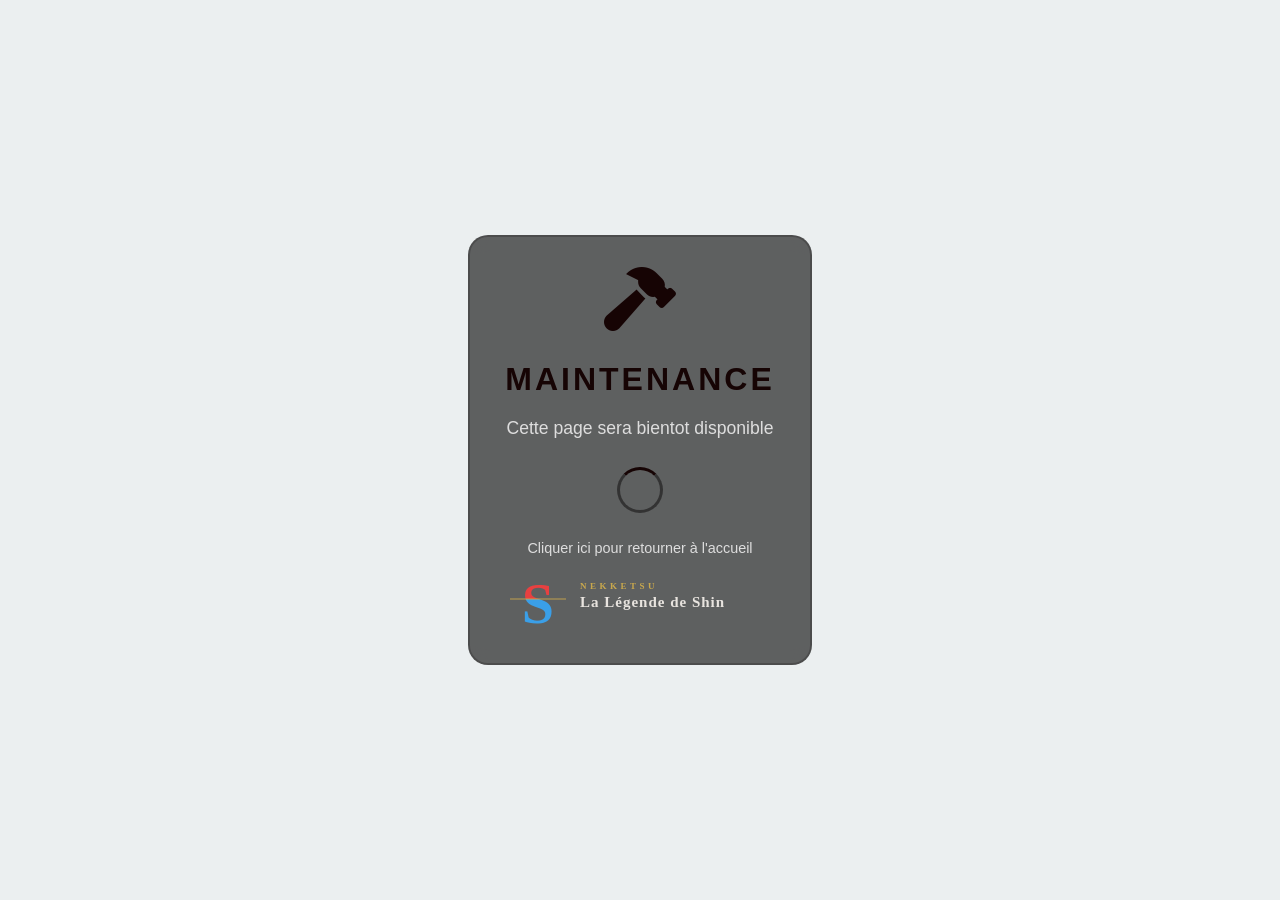
<file: tome2.html>
<!DOCTYPE html>
<html lang="fr">
<head>
    <meta charset="UTF-8">
    <meta name="viewport" content="width=device-width, initial-scale=1.0">
    <title>Tome II — La Légende de Shin</title>
    <link rel="stylesheet" href="https://cdnjs.cloudflare.com/ajax/libs/font-awesome/6.0.0/css/all.min.css">
    <style>
        :root {
            --primary: #ebeff0;
            --secondary: #160404; 
            --text: #ffffff;
            --wa-green: #25d366;
        }

        body, html {
            margin: 0;
            padding: 0;
            width: 100%;
            height: 100%;
            font-family: 'Arial', sans-serif;
            background-color: var(--primary);
            color: var(--text);
            display: flex;
            align-items: center;
            justify-content: center;
            overflow: hidden;
        }

        .bg-overlay {
            position: fixed;
            top: 0;
            left: 0;
            width: 100%;
            height: 100%;
            background: linear-gradient(rgba(0,0,0,0.8), rgba(0,0,0,0.9)), 
                        url('https://images.unsplash.com/photo-1542751371-adc38448a05e?q=80&w=2070');
            background-size: cover;
            background-position: center;
            z-index: -1;
        }

        .container {
            text-align: center;
            padding: 30px;
            max-width: 500px;
            border: 2px solid rgba(5, 2, 1, 0.2);
            border-radius: 20px;
            background: rgba(0, 0, 0, 0.6);
            backdrop-filter: blur(10px);
        }

        .logo-box i {
            color: var(--secondary);
            margin-bottom: 20px;
            animation: pulse 2s infinite;
        }

        @keyframes pulse {
            0% { transform: scale(1); opacity: 1; }
            50% { transform: scale(1.1); opacity: 0.7; }
            100% { transform: scale(1); opacity: 1; }
        }

        h1 {
            font-size: 2em;
            letter-spacing: 3px;
            margin: 10px 0;
            text-transform: uppercase;
            color: var(--secondary);
        }

        p {
            font-size: 1.1em;
            color: #ddd;
            line-height: 1.5;
        }

        .loader {
            border: 3px solid #333;
            border-top: 3px solid var(--secondary);
            border-radius: 50%;
            width: 40px;
            height: 40px;
            animation: spin 1s linear infinite;
            margin: 25px auto;
        }

        @keyframes spin {
            0% { transform: rotate(0deg); }
            100% { transform: rotate(360deg); }
        }

        .btn-wa {
            display: inline-block;
            background-color: var(--wa-green);
            color: white;
            padding: 15px 35px;
            text-decoration: none;
            border-radius: 50px;
            font-weight: bold;
            transition: 0.3s ease;
            box-shadow: 0 5px 15px rgba(37, 211, 102, 0.2);
            margin-top: 15px;
        }

        .btn-wa:hover {
            transform: translateY(-3px);
            box-shadow: 0 8px 20px rgba(37, 211, 102, 0.4);
        }

        .footer-text {
            position: absolute;
            bottom: 20px;
            font-size: 0.7em;
            color: #555;
            text-transform: uppercase;
        }
    </style>
</head>
<body>

    <div class="bg-overlay"></div>

    <div class="container">
        <div class="logo-box">
            <i class="fas fa-hammer fa-4x"></i>
        </div>
        
        <h1>Maintenance</h1>
        <p>
            Cette page sera bientot disponible
        </p>

        <div class="loader"></div>

        <p style="font-size: 0.9em; margin-bottom: 10px;">Cliquer ici pour retourner à l'accueil</p>
        
        <a href="index.html">
                <img src="Logo/logo-nav.svg" alt="Nekketsu La Légende de Shin">
            </a>
        </a>
    </div>

    
</body>
</html>
</file>
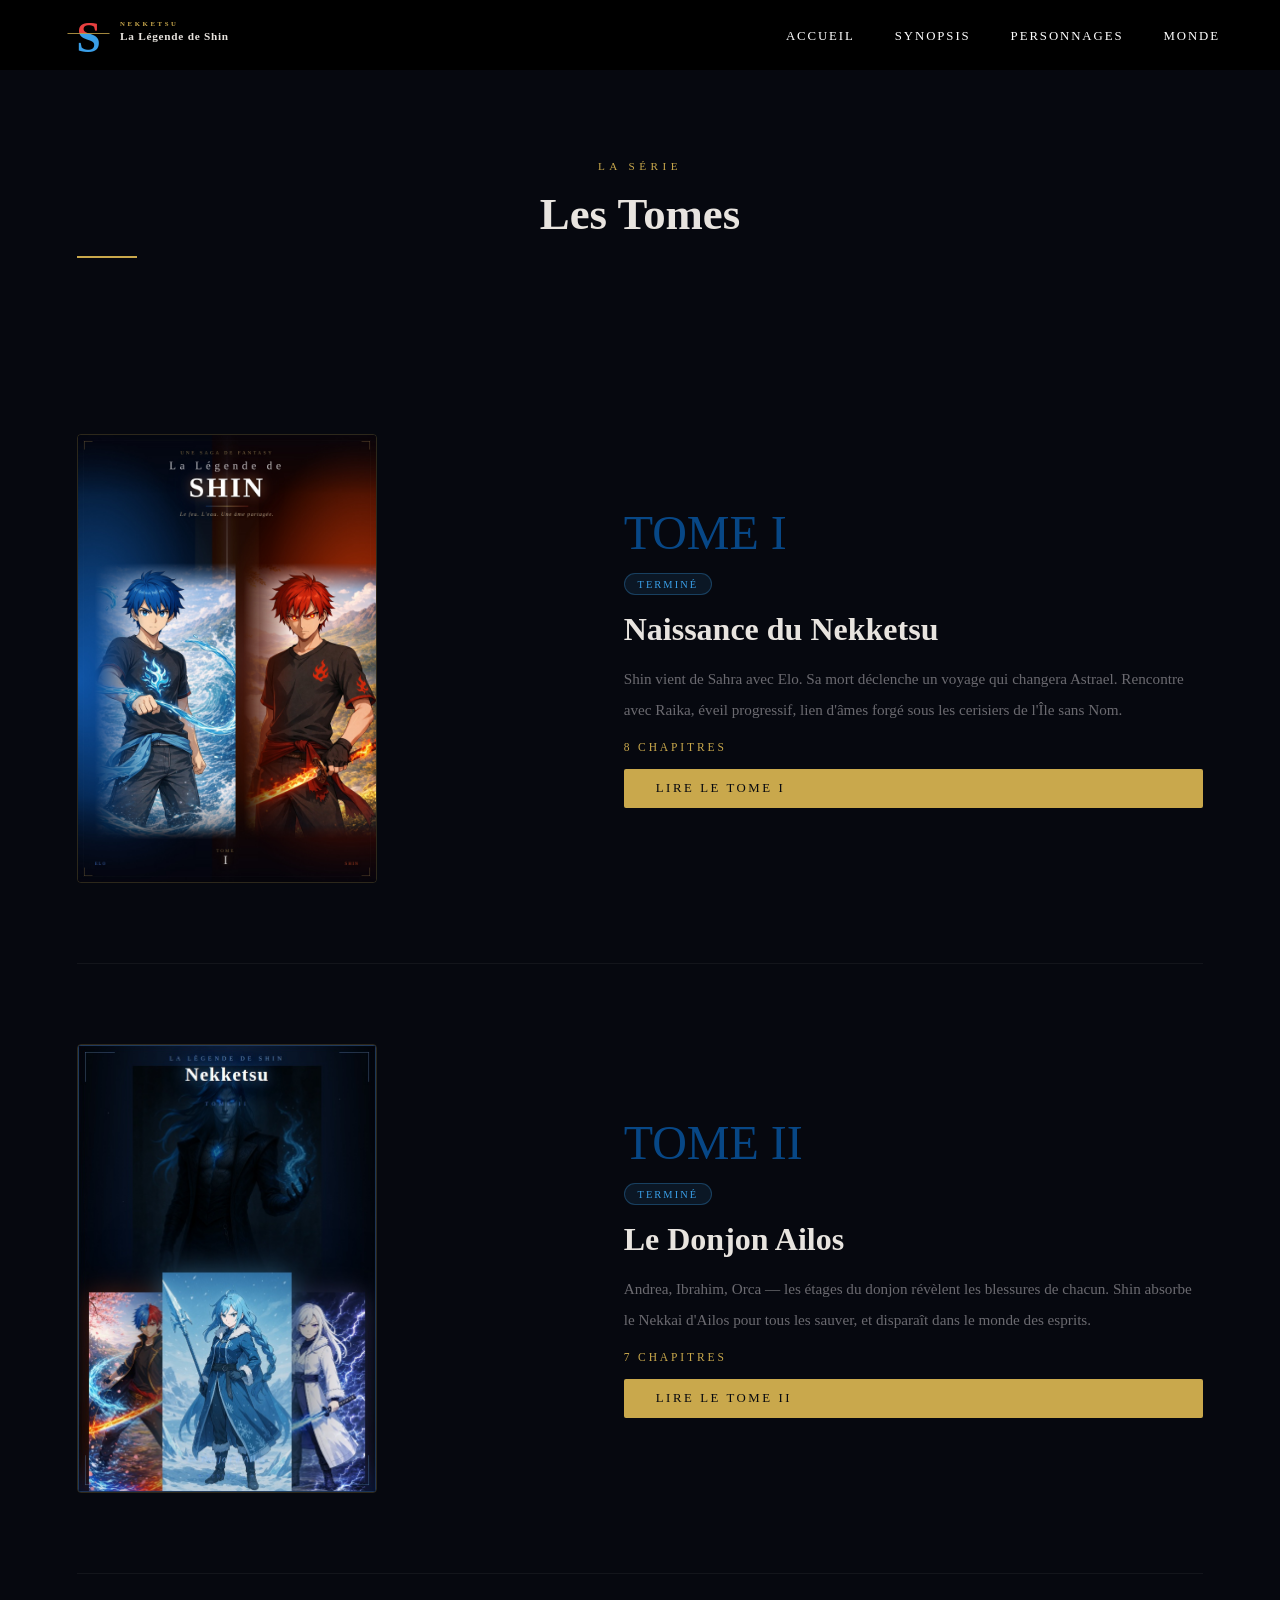
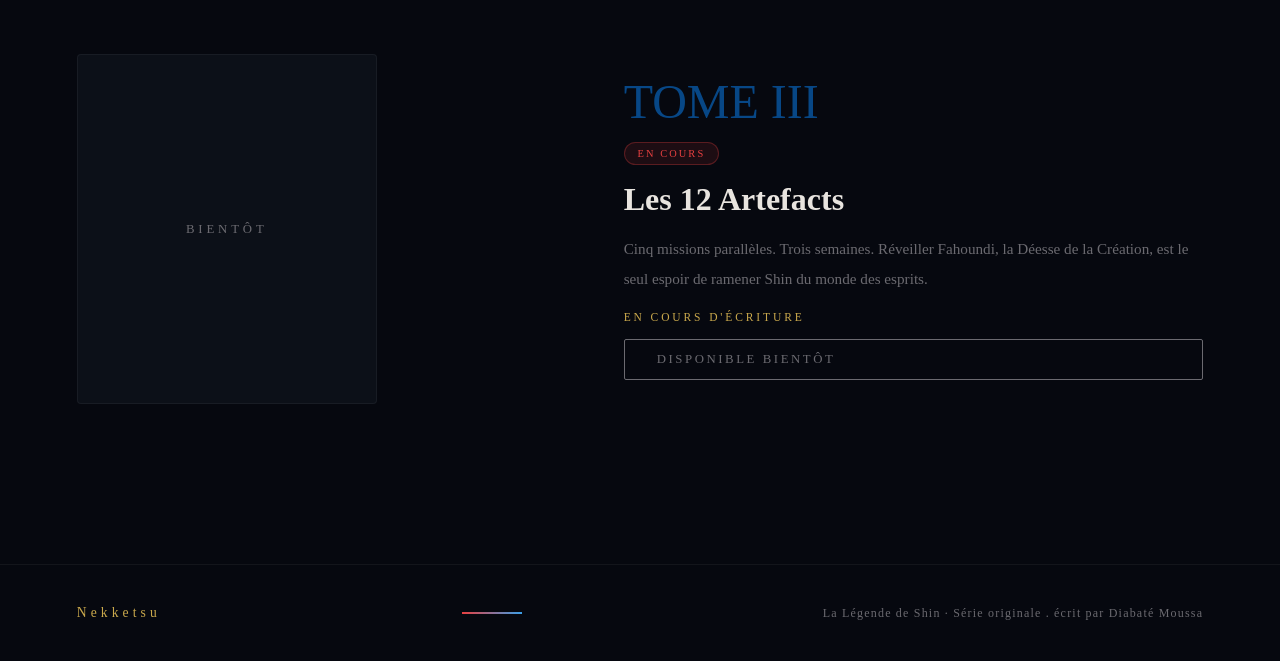
<file: tomes.html>
<!DOCTYPE html>
<html lang="fr">
<head>
    <meta charset="UTF-8">
    <meta name="viewport" content="width=device-width, initial-scale=1.0">
    <title>Les Tomes — La Légende de Shin</title>
    <link rel="icon" type="image/svg+xml" href="Logo/favicon.svg">
    <link rel="stylesheet" href="css/styles.css">
</head>
<body>

    <header class="Beta">
        <nav class="Gamma">
            <a href="index.html">
                <img src="Logo/logo-nav.svg" alt="Nekketsu La Légende de Shin">
            </a>
            <ul>
                <li><a href="index.html">Accueil</a></li>
                <li><a href="index.html#synopsis">Synopsis</a></li>
                <li><a href="personnages.html">Personnages</a></li>
                <li><a href="index.html#monde">Monde</a></li>
            </ul>
        </nav>
    </header>

    <section class="page-hero">
        <p class="section-label">La série</p>
        <h1 class="section-title">Les Tomes</h1>
        <div class="divider"></div>
    </section>

    <section class="tomes">

    <div class="tome-card">
        <img src="Tomes/couverture_tome1.jpeg" alt="Couverture Tome I" class="tome-cover">
        <div class="tome-info">
            <span class="tome-num">TOME I</span>
            <span class="status status-done">Terminé</span>
            <h2>Naissance du Nekketsu</h2>
            <p>Shin vient de Sahra avec Elo. Sa mort déclenche un voyage qui
            changera Astrael. Rencontre avec Raika, éveil progressif, lien
            d'âmes forgé sous les cerisiers de l'Île sans Nom.</p>
            <span class="tome-chapitres">8 chapitres</span>
            <a href="tome1.html" class="btn-gold">Lire le Tome I</a>
        </div>
    </div>

    <div class="tome-card">
        <img src="Tomes/tome2_couverture_avant.jpeg" alt="Couverture Tome II" class="tome-cover">
        <div class="tome-info">
            <span class="tome-num">TOME II</span>
            <span class="status status-done">Terminé</span>
            <h2>Le Donjon Ailos</h2>
            <p>Andrea, Ibrahim, Orca — les étages du donjon révèlent les
            blessures de chacun. Shin absorbe le Nekkai d'Ailos pour tous
            les sauver, et disparaît dans le monde des esprits.</p>
            <span class="tome-chapitres">7 chapitres</span>
            <a href="tome2.html" class="btn-gold">Lire le Tome II</a>
        </div>
    </div>

    <div class="tome-card">
        <div class="tome-cover tome-cover-placeholder">
            <span>Bientôt</span>
        </div>
        <div class="tome-info">
            <span class="tome-num">TOME III</span>
            <span class="status status-wip">En cours</span>
            <h2>Les 12 Artefacts</h2>
            <p>Cinq missions parallèles. Trois semaines. Réveiller Fahoundi,
            la Déesse de la Création, est le seul espoir de ramener Shin
            du monde des esprits.</p>
            <span class="tome-chapitres">En cours d'écriture</span>
            <a href="#" class="btn-outline">Disponible bientôt</a>
        </div>
    </div>

</section>

    <footer>
        <span class="footer-logo">Nekketsu</span>
        <div class="footer-bar"></div>
        <p>La Légende de Shin · Série originale . écrit par Diabaté Moussa</p>
    </footer>

</body>
</html>
</file>
<file: css/styles.css>
* {
  margin: 0;
  padding: 0;
  box-sizing: border-box;
}

html {
  scroll-behavior: smooth;
}

body {
  margin: 0 auto;
}

header.Beta {
  background-color: black;
  position: fixed;
  top: 0;
  left: 0;
  right: 0;
  z-index: 100;
}

nav.Gamma {
  display: flex;
  align-items: center;
  justify-content: space-between;
  padding: 0 60px;
  height: 70px;
}

.Gamma img {
  height: 45px;
}

.Gamma ul {
  display: flex;
  list-style: none;
  gap: 40px;
  margin: 0;
  padding: 0;
}

.Gamma ul li a {
  text-decoration: none;
  color: white;
  letter-spacing: 0.15em;
  text-transform: uppercase;
  font-size: 0.8rem;
}

nav.Gamma ul li a:hover {
  color: #c9a84c;
}

/* Section hero */

.hero {
  min-height: 100vh;
  position: relative;
  display: flex;
  flex-direction: column;
  align-items: center;
  justify-content: center;
  text-align: center;
  overflow: hidden;
  background-color: #06080f;
}

.hero-video {
  position: absolute;
  inset: 0;
  width: 100%;
  height: 100%;
  object-fit: cover;
  z-index: 0;
}

.hero::before {
  content: "";
  position: absolute;
  inset: 0;
  background-color: rgba(6, 8, 15, 0.75);
  z-index: 1;
}

.katana-line,
.hero-tag,
.hero-title,
.fire,
.water,
.hero-sub,
.hero-cta,
.scroll-hint {
  position: relative;
  z-index: 2;
}

.katana-line {
  width: 2px;
  height: 100px;
  background-color: #c9a84c;
  margin-bottom: 2rem;
}

.hero-tag {
  font-size: 0.75rem;
  letter-spacing: 0.4em;
  text-transform: uppercase;
  color: #c9a84c;
  margin-bottom: 1.5rem;
}

.hero-title {
  font-size: clamp(2rem, 8vw, 7rem);
  font-family: Georgia, serif;
  font-weight: 700;
  color: #e8e4df;
  line-height: 1.1;
  margin-bottom: 1.5rem;
}

.fire {
  color: #e84040;
}

.water {
  color: #3a9fe8;
}

.hero-sub {
  font-size: clamp(0.9rem, 2vw, 1rem);
  color: #6b6a70;
  line-height: 1.8;
  margin-bottom: 2.5rem;
  max-width: 90%;
  margin-left: auto;
  margin-right: auto;
}

.hero-cta {
  display: flex;
  gap: 1rem;
  flex-wrap: wrap;
  justify-content: center;
}

.btn-gold {
  padding: 0.75rem 2rem;
  background-color: #c9a84c;
  color: #06080f;
  font-size: 0.8rem;
  letter-spacing: 0.2em;
  text-transform: uppercase;
  text-decoration: none;
  border-radius: 2px;
  white-space: nowrap;
}

.btn-outline {
  padding: 0.75rem 2rem;
  border: 1px solid #6b6a70;
  color: #6b6a70;
  font-size: 0.8rem;
  letter-spacing: 0.2em;
  text-transform: uppercase;
  text-decoration: none;
  border-radius: 2px;
  white-space: nowrap;
}

.btn-gold:hover {
  background-color: #dbb65c;
}

.btn-outline:hover {
  border-color: #e8e4df;
  color: #e8e4df;
}

.scroll-hint {
  position: absolute;
  bottom: 2rem;
  display: flex;
  flex-direction: column;
  align-items: center;
  gap: 0.5rem;
  color: #3a4060;
  font-size: 0.7rem;
  letter-spacing: 0.3em;
  text-transform: uppercase;
}

.scroll-hint::after {
  content: "";
  width: 1px;
  height: 40px;
  background-color: #3a4060;
}

@keyframes riseIn {
  from {
    opacity: 0;
    transform: translateY(20px);
  }
  to {
    opacity: 1;
    transform: translateY(0);
  }
}

.hero-tag {
  animation: riseIn 0.7s ease forwards;
  animation-delay: 0.3s;
  opacity: 0;
}

.hero-title {
  animation: riseIn 0.9s ease forwards;
  animation-delay: 0.6s;
  opacity: 0;
}

.hero-sub {
  animation: riseIn 0.9s ease forwards;
  animation-delay: 0.9s;
  opacity: 0;
}

.hero-cta {
  animation: riseIn 0.9s ease forwards;
  animation-delay: 1.2s;
  opacity: 0;
}

/* Synopsis */

.synopsis {
  display: grid;
  grid-template-columns: 1fr 1fr;
  gap: 4rem;
  align-items: center;
  padding: 7rem 6vw;
  background-color: #06080f;
}

.section-label {
  font-size: 0.7rem;
  letter-spacing: 0.4em;
  text-transform: uppercase;
  color: #c9a84c;
  margin-bottom: 1rem;
}

.section-title {
  font-family: Georgia, serif;
  font-size: clamp(1.6rem, 4vw, 2.8rem);
  color: #e8e4df;
  margin-bottom: 1rem;
}

.divider {
  width: 60px;
  height: 2px;
  background-color: #c9a84c;
  margin-bottom: 2rem;
}

.synopsis-texte p {
  color: #6b6a70;
  line-height: 2;
  margin-bottom: 1rem;
}

.synopsis-texte strong {
  color: #c9a84c;
}

/* Badge Nekketsu */

.synopsis-art {
  display: flex;
  align-items: center;
  justify-content: center;
}

.badge-ring {
  width: clamp(150px, 30vw, 200px);
  height: clamp(150px, 30vw, 200px);
  border-radius: 50%;
  border: 1px solid rgba(201, 168, 76, 0.3);
  display: flex;
  flex-direction: column;
  align-items: center;
  justify-content: center;
  gap: 0.5rem;
}

.badge-symbol {
  font-size: clamp(2rem, 5vw, 3rem);
  color: #c9a84c;
}

.badge-label {
  font-family: Georgia, serif;
  font-size: 0.7rem;
  letter-spacing: 0.3em;
  text-transform: uppercase;
  color: #c9a84c;
}

/* Le Monde d'Astrael */

.monde {
  padding: 7rem 6vw;
  background-color: #0c1018;
}

.carte-monde {
  width: 100%;
  max-width: 900px;
  display: block;
  margin: 0 auto 3rem;
  border: 1px solid rgba(201, 168, 76, 0.2);
  border-radius: 4px;
  height: auto;
}

.monde-grid {
  display: grid;
  grid-template-columns: repeat(4, 1fr);
  gap: 1rem;
  margin-top: 3rem;
}

.monde-tile {
  padding: 1.8rem 1.5rem;
  border: 1px solid rgba(255, 255, 255, 0.05);
  transition: border-color 0.3s;
}

.monde-tile:hover {
  border-color: rgba(201, 168, 76, 0.3);
}

.monde-tile h4 {
  font-family: Georgia, serif;
  color: #c9a84c;
  margin-bottom: 0.5rem;
  font-size: 0.95rem;
}

.monde-tile p {
  color: #6b6a70;
  font-size: 0.82rem;
  line-height: 1.7;
}

/* Pied de page */

footer {
  display: flex;
  align-items: center;
  justify-content: space-between;
  padding: 2.5rem 6vw;
  border-top: 1px solid rgba(255, 255, 255, 0.05);
  background-color: #06080f;
}

.footer-logo {
  font-family: Georgia, serif;
  font-size: 0.85rem;
  letter-spacing: 0.3em;
  color: #c9a84c;
}

.footer-bar {
  width: 60px;
  height: 2px;
  background: linear-gradient(to right, #e84040, #3a9fe8);
}

footer p {
  font-size: 0.75rem;
  color: #6b6a70;
  letter-spacing: 0.1em;
}

.page-hero {
  padding: 10rem 6vw 4rem;
  background-color: #06080f;
  text-align: center;
}

.tomes {
  padding: 5rem 6vw;
  background-color: #06080f;
  display: flex;
  flex-direction: column;
  gap: 5rem;
}

.tome-card {
  display: grid;
  grid-template-columns: minmax(250px, 1fr) 1.2fr;
  gap: 4rem;
  align-items: center;
  border-bottom: 1px solid rgba(255, 255, 255, 0.05);
  padding-bottom: 5rem;
}

.tome-card:last-child {
  border-bottom: none;
}

.tome-cover {
  width: 100%;
  max-width: 300px;
  height: auto;
  min-height: 350px;
  object-fit: cover;
  border-radius: 4px;
  border: 1px solid rgba(201, 168, 76, 0.2);
}

.tome-cover-placeholder {
  width: 100%;
  max-width: 300px;
  height: 350px;
  background-color: #0c1018;
  border: 1px solid rgba(255, 255, 255, 0.05);
  border-radius: 4px;
  display: flex;
  align-items: center;
  justify-content: center;
}

.tome-cover-placeholder span {
  color: #6b6a70;
  font-size: 0.8rem;
  letter-spacing: 0.3em;
  text-transform: uppercase;
}

.tome-info {
  display: flex;
  flex-direction: column;
  gap: 1rem;
}

.tome-num {
  font-family: Georgia, serif;
  font-size: clamp(2rem, 5vw, 3rem);
  font-weight: 300;
  color: rgba(9, 135, 252, 0.507);
  line-height: 1;
}

.tome-info h2 {
  font-family: Georgia, serif;
  font-size: clamp(1.4rem, 3vw, 2rem);
  color: #e8e4df;
}

.tome-info p {
  color: #6b6a70;
  line-height: 2;
  font-size: 0.95rem;
}

.tome-chapitres {
  font-size: 0.72rem;
  letter-spacing: 0.25em;
  text-transform: uppercase;
  color: #c9a84c;
}

.status {
  display: inline-block;
  font-size: 0.65rem;
  letter-spacing: 0.2em;
  text-transform: uppercase;
  padding: 0.3rem 0.8rem;
  border-radius: 20px;
  width: fit-content;
}

.status-done {
  background-color: rgba(58, 159, 232, 0.1);
  color: #3a9fe8;
  border: 1px solid rgba(58, 159, 232, 0.3);
}

.status-wip {
  background-color: rgba(232, 64, 64, 0.1);
  color: #e84040;
  border: 1px solid rgba(232, 64, 64, 0.3);
}

/* Hero du tome */
.tome-page-hero {
  display: grid;
  grid-template-columns: minmax(280px, 1fr) 1.2fr;
  gap: 5rem;
  align-items: center;
  padding: 10rem 6vw 5rem;
  background-color: #06080f;
}

.tome-page-cover {
  width: 100%;
  max-width: 320px;
  height: auto;
  min-height: 400px;
  object-fit: cover;
  border-radius: 4px;
  border: 1px solid rgba(201, 168, 76, 0.2);
}

.tome-page-info {
  display: flex;
  flex-direction: column;
  gap: 1rem;
}

.tome-page-sub {
  font-size: 0.75rem;
  letter-spacing: 0.3em;
  text-transform: uppercase;
  color: #6b6a70;
}

/* Résumé */
.tome-resume {
  padding: 5rem 6vw;
  background-color: #0c1018;
}

.tome-resume p {
  color: #6b6a70;
  line-height: 2;
  font-size: 1rem;
  margin-top: 1rem;
}

/* Chapitres */
.tome-chapitres-section {
  padding: 5rem 6vw;
  background-color: #06080f;
}

.chapitres-grid {
  display: grid;
  grid-template-columns: repeat(2, 1fr);
  gap: 1.5rem;
  margin-top: 3rem;
}

.chapitre-card {
  display: flex;
  gap: 1.5rem;
  align-items: flex-start;
  padding: 1.5rem;
  border: 1px solid rgba(255, 255, 255, 0.05);
  transition: border-color 0.3s;
}

.chapitre-card:hover {
  border-color: rgba(201, 168, 76, 0.2);
}

.chapitre-num {
  font-family: Georgia, serif;
  font-size: clamp(1.8rem, 4vw, 2.5rem);
  font-weight: 700;
  color: rgba(255, 255, 255, 0.05);
  line-height: 1;
  min-width: 50px;
}

.chapitre-info h3 {
  font-family: Georgia, serif;
  font-size: 1rem;
  color: #e8e4df;
  margin-bottom: 0.5rem;
}

.chapitre-info p {
  font-size: 0.85rem;
  color: #6b6a70;
  line-height: 1.8;
}

.tome-contenu {
  padding: 5rem 6vw;
  background-color: #06080f;
  display: flex;
  flex-direction: column;
  gap: 6rem;
}

.chapitre-complet {
  max-width: 750px;
  margin: 0 auto;
  width: 100%;
}

.chapitre-titre {
  font-family: Georgia, serif;
  font-size: clamp(1.4rem, 3vw, 2rem);
  color: #e8e4df;
  margin-bottom: 1rem;
}

.chapitre-citation {
  border-left: 2px solid #c9a84c;
  padding-left: 1.5rem;
  color: #c9a84c;
  font-family: Georgia, serif;
  font-style: italic;
  font-size: 0.95rem;
  line-height: 1.8;
  margin-bottom: 2rem;
}

.chapitre-texte p {
  color: #a8a4a0;
  line-height: 2.2;
  font-size: 1rem;
  margin-bottom: 1.5rem;
  font-family: Georgia, serif;
}

.chapitre-texte .separateur {
  text-align: center;
  color: #c9a84c;
  margin: 2rem 0;
  letter-spacing: 0.5em;
}

.chapitre-complet {
  max-width: 750px;
  margin: 0 auto;
  width: 100%;
  background-color: white;
  padding: 3rem;
  border-radius: 8px;
}

.chapitre-complet .section-label {
  color: #c9a84c;
}

.chapitre-complet .chapitre-titre {
  color: #06080f;
}

.chapitre-complet .divider {
  background-color: #c9a84c;
}

.chapitre-complet .chapitre-texte p {
  color: #333;
}

.chapitre-complet .chapitre-citation {
  border-left: 2px solid #c9a84c;
  padding-left: 1.5rem;
  color: #c9a84c;
  font-family: Georgia, serif;
  font-style: italic;
  font-size: 0.95rem;
  line-height: 1.8;
  margin-bottom: 2rem;
}

.separateur {
  text-align: center;
  color: #c9a84c;
  margin: 2rem 0;
  letter-spacing: 0.5em;
}

/* Personnages */
.tome-persos {
  padding: 5rem 6vw;
  background-color: #0c1018;
}

.persos-mini-grid {
  display: flex;
  gap: 2rem;
  margin-top: 3rem;
  flex-wrap: wrap;
  justify-content: center;
}

.perso-mini {
  display: flex;
  flex-direction: column;
  align-items: center;
  gap: 0.8rem;
}

.perso-mini-avatar {
  width: 70px;
  height: 70px;
  border-radius: 50%;
  display: flex;
  align-items: center;
  justify-content: center;
  font-family: Georgia, serif;
  font-size: 1.6rem;
  font-weight: 700;
  border: 1px solid rgba(255, 255, 255, 0.08);
}

.feu-eau {
  color: #e84040;
  background-color: rgba(232, 64, 64, 0.1);
}

.foudre {
  color: #c9a84c;
  background-color: rgba(201, 168, 76, 0.1);
}

.elo {
  color: #3a9fe8;
  background-color: rgba(58, 159, 232, 0.1);
}

.perso-mini span {
  font-size: 0.8rem;
  letter-spacing: 0.15em;
  text-transform: uppercase;
  color: #6b6a70;
}

/* Boutons retour */
.tome-retour {
  padding: 4rem 6vw;
  background-color: #06080f;
  display: flex;
  gap: 1.5rem;
  align-items: center;
  flex-wrap: wrap;
  justify-content: center;
}

.kaji {
  color: #e84040;
  background-color: rgba(232, 64, 64, 0.15);
}

.kija {
  color: #3a9fe8;
  background-color: rgba(58, 159, 232, 0.15);
}

.yohan {
  color: #6b6a70;
  background-color: rgba(107, 106, 112, 0.15);
}

/* ===== MEDIA QUERIES ===== */

/* Petits écrans (phones) */
@media (max-width: 480px) {
  /* Nav */
  nav.Gamma {
    padding: 0.75rem 15px;
    height: auto;
    flex-direction: column;
    gap: 0.75rem;
  }

  .Gamma img {
    height: 35px;
  }

  .Gamma ul {
    gap: 10px;
    font-size: 0.65rem;
    flex-wrap: wrap;
    justify-content: center;
  }

  /* Hero */
  .hero-title {
    font-size: clamp(1.8rem, 6vw, 3rem);
  }

  .hero-sub {
    font-size: 0.85rem;
  }

  .hero-cta {
    flex-direction: column;
    gap: 0.75rem;
    width: 100%;
    padding: 0 15px;
  }

  .btn-gold,
  .btn-outline {
    width: 100%;
    padding: 0.7rem 1rem;
    font-size: 0.75rem;
  }

  /* Synopsis */
  .synopsis {
    grid-template-columns: 1fr;
    gap: 2rem;
    padding: 3rem 15px;
  }

  /* Badge */
  .badge-ring {
    width: clamp(120px, 25vw, 150px);
    height: clamp(120px, 25vw, 150px);
  }

  .badge-symbol {
    font-size: clamp(1.5rem, 4vw, 2rem);
  }

  /* Monde */
  .monde {
    padding: 3rem 15px;
  }

  .monde-grid {
    grid-template-columns: 1fr;
    gap: 1rem;
  }

  /* Tomes */
  .tomes {
    padding: 3rem 15px;
    gap: 3rem;
  }

  .tome-card {
    grid-template-columns: 1fr;
    gap: 2rem;
    padding-bottom: 3rem;
  }

  .tome-cover,
  .tome-cover-placeholder {
    max-width: 100%;
    height: 300px;
  }

  /* Tome page hero */
  .tome-page-hero {
    grid-template-columns: 1fr;
    gap: 2rem;
    padding: 7rem 15px 3rem;
  }

  .tome-page-cover {
    max-width: 100%;
    min-height: 300px;
  }

  /* Chapitres */
  .chapitres-grid {
    grid-template-columns: 1fr;
    gap: 1rem;
  }

  .chapitre-num {
    font-size: clamp(1.5rem, 3vw, 2rem);
    min-width: 40px;
  }

  /* Footer */
  footer {
    flex-direction: column;
    text-align: center;
    gap: 1rem;
    padding: 2rem 15px;
  }

  .tome-retour {
    padding: 2rem 15px;
    flex-direction: column;
    gap: 1rem;
  }
}

/* Tablettes et petits écrans */
@media (max-width: 768px) and (min-width: 481px) {
  /* Nav */
  nav.Gamma {
    padding: 0 30px;
    height: auto;
    flex-wrap: wrap;
    gap: 1rem;
  }

  .Gamma ul {
    gap: 20px;
    flex-wrap: wrap;
  }

  .Gamma ul li a {
    font-size: 0.75rem;
  }

  /* Hero */
  .hero-title {
    font-size: clamp(2.2rem, 6vw, 4rem);
  }

  /* Synopsis */
  .synopsis {
    grid-template-columns: 1fr;
    gap: 3rem;
    padding: 5rem 20px;
  }

  /* Monde */
  .monde {
    padding: 5rem 20px;
  }

  .monde-grid {
    grid-template-columns: repeat(2, 1fr);
    gap: 1rem;
  }

  /* Tomes */
  .tomes {
    padding: 4rem 20px;
  }

  .tome-card {
    grid-template-columns: 1fr;
    gap: 2rem;
  }

  .tome-cover,
  .tome-cover-placeholder {
    max-width: 100%;
    height: 350px;
  }

  /* Tome page hero */
  .tome-page-hero {
    grid-template-columns: 1fr;
    gap: 3rem;
    padding: 8rem 20px 4rem;
  }

  .tome-page-cover {
    max-width: 100%;
    min-height: 350px;
  }

  /* Chapitres */
  .chapitres-grid {
    grid-template-columns: 1fr;
    gap: 1.5rem;
  }

  /* Footer */
  footer {
    flex-direction: column;
    text-align: center;
    gap: 1rem;
    padding: 2.5rem 20px;
  }
}

/* Grands écrans (1024px+) */
@media (min-width: 1024px) {
  /* Rien de spécial, on utilise les styles par défaut */
}

/* Pour mobile (ajoute ou modifie) */
@media (max-width: 480px) {
  
  /* Texte des tomes */
  .tome-info p {
    font-size: 0.85rem;  /* Réduit de 0.95rem */
  }

  /* Titre des sections */
  .section-title {
    font-size: 1.4rem;  /* Réduit */
  }

  /* Texte des chapitres */
  .chapitre-texte p {
    font-size: 0.9rem;  /* Réduit de 1rem */
  }

  /* Résumé */
  .tome-resume p {
    font-size: 0.9rem;  /* Réduit de 1rem */
  }

  /* Paragraphes synopsis */
  .synopsis-texte p {
    font-size: 0.9rem;  /* Réduit */
  }
}
</file>
